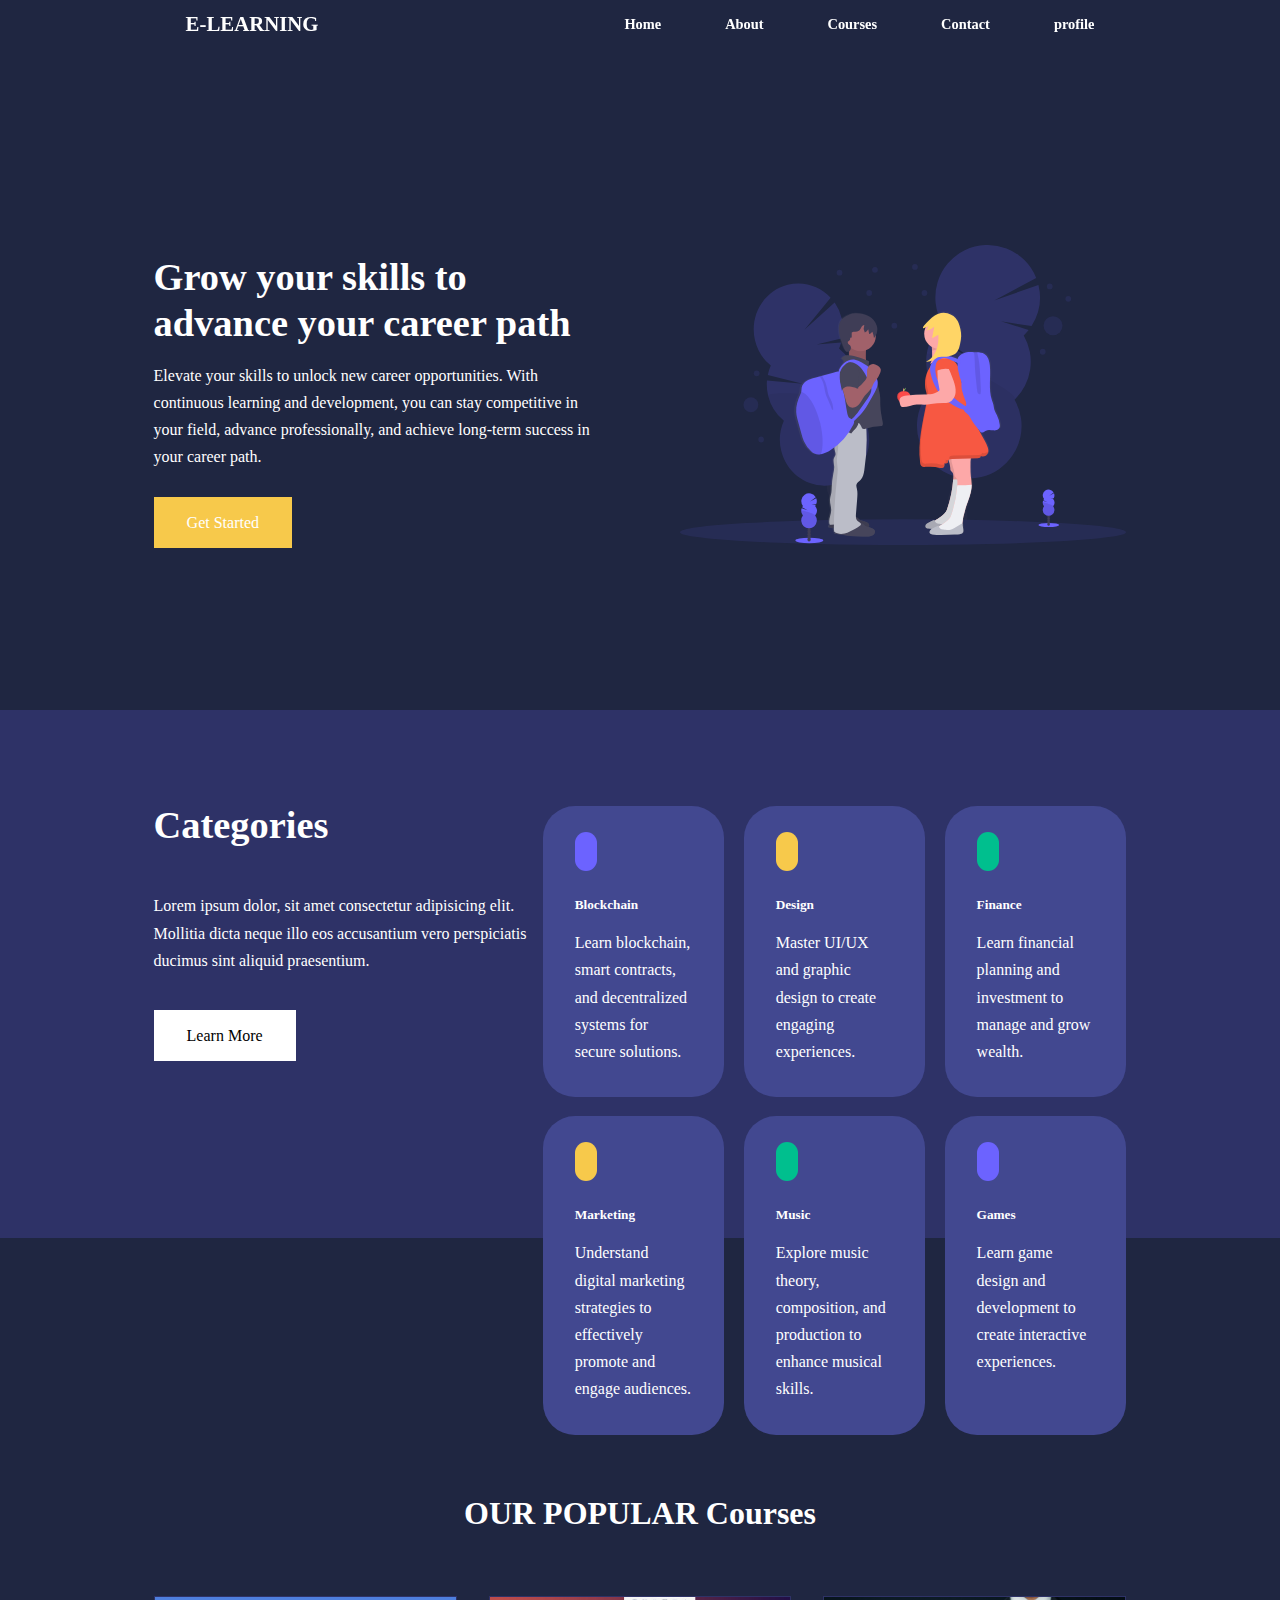
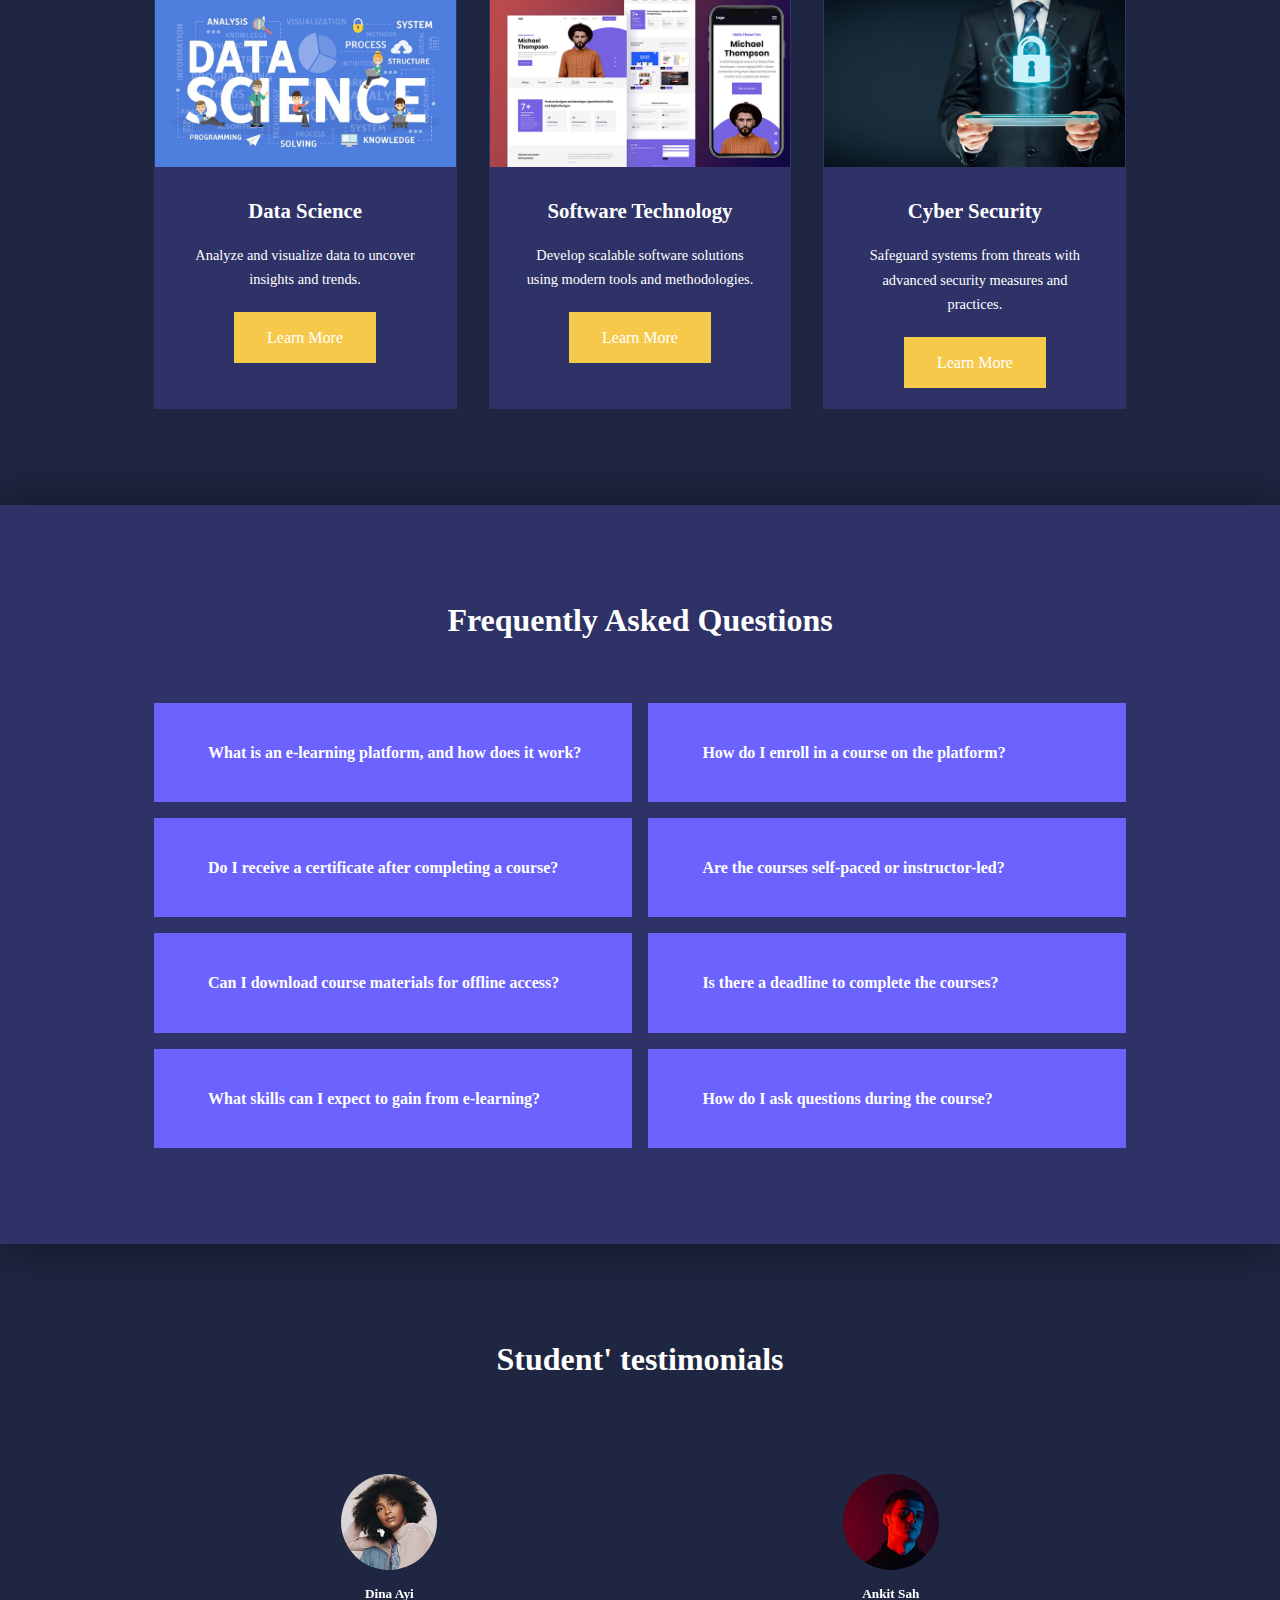
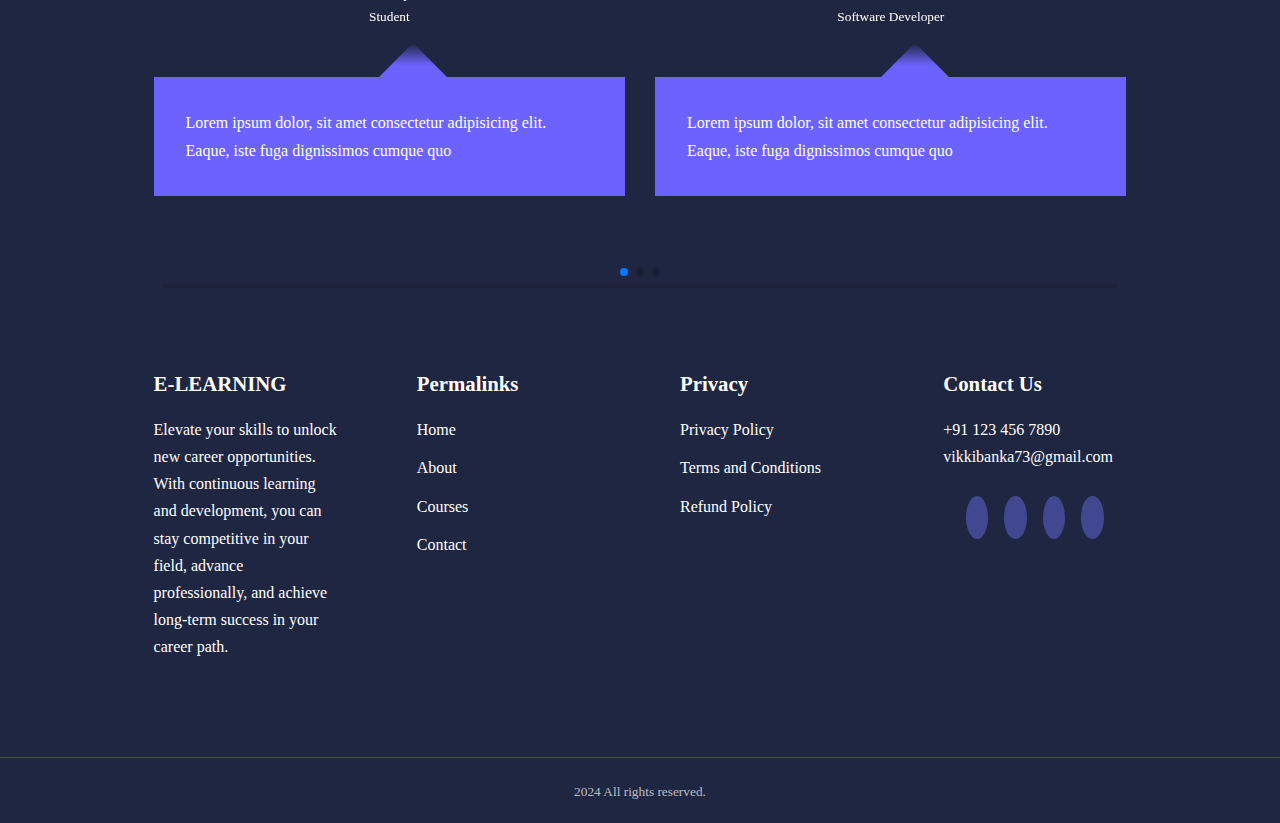
<file: src/main/webapp/index.html>
<!DOCTYPE html>
<html lang="en">

<head>
    <meta charset="UTF-8">
    <meta name="viewport" content="width=device-width, initial-scale=1.0">
    <title>Responsive Multipage Education Website using HTML, CSS, JavaScript</title>
    <!-- ----ICONSCOUT-CDN -->
    <link rel="stylesheet" href="./css/style.css">
    
    <link rel="stylesheet" href="https://unicons.iconscout.com/release/v2.1.6/css/unicons.css">
    <link rel="preconnect" href="https://fonts.googleapis.com">
    <link rel="preconnect" href="https://fonts.gstatic.com" crossorigin>
    <link href="https://fonts.googleapis.com/css2?family=Montserrat:ital,wght@0,100..900;1,100..900&display=swap"
        rel="stylesheet">
    <!-- ---------------Swiper js--------------------- -->
    <link rel="stylesheet" href="https://unpkg.com/swiper/swiper-bundle.min.css" />
    <!-- ----------------closeSwiper------------ -->



</head>

<body>
    <nav>
        <div class="container nav__container">
            <a href="index.html">
                <h4>E-LEARNING</h4>
            </a>
            <ul class="nav__menu">
                <li><a href="index.html">Home</a></li>
                <li><a href="about.html">About</a></li>
                <li><a href="signup.html">Courses</a></li>
                <li><a href="contact.html">Contact</a></li>
                <li><a href="profile.html">profile</a></li>
            </ul>
            <button id="open-menu-btn"><i class="uil uil-bars"></i></button>
            <button id="close-menu-btn"><i class="uil uil-multiply"></i></button>

        </div>
    </nav>

    <!-- END OF NAVBAR -->

    <header>
        <div class="container header__container">
            <div class="header__left">
                <h1>Grow your skills to advance your career path</h1>
                <p>Elevate your skills to unlock new career opportunities. With continuous learning and development, you
                    can stay competitive in your field, advance professionally, and achieve long-term success in your
                    career path.</p>
                <a href="signup.html" class="btn btn-primary" onclick="window.location.href='signup.html'">Get
                    Started</a>
            </div>
            <div class="header__right">
                <div class="header__right-image">
                    <img src="images/header.svg">
                </div>
            </div>
        </div>
    </header>

    <!-- END OF HEADER -->

    <section class="categories">
        <div class="container categories__container">
            <div class="categories__left">
                <h1>Categories</h1>
                <p>Lorem ipsum dolor, sit amet consectetur adipisicing elit. Mollitia dicta neque illo eos accusantium
                    vero perspiciatis ducimus sint aliquid praesentium.</p>
                <a href="#" class="btn">Learn More</a>
            </div>
            <div class="categories__right">
                <article class="category">
                    <span class="category__icon"><i class="uil uil-bitcoin-circle"></i></span>
                    <h5>Blockchain</h5>
                    <p>Learn blockchain, smart contracts, and decentralized systems for secure solutions.

                    </p>
                </article>
                <article class="category">
                    <span class="category__icon"><i class="uil uil-palette"></i></span>
                    <h5>Design</h5>
                    <p>Master UI/UX and graphic design to create engaging experiences.

                    </p>
                </article>
                <article class="category">
                    <span class="category__icon"><i class="uil uil-usd-circle"></i></span>
                    <h5>Finance</h5>
                    <p>Learn financial planning and investment to manage and grow wealth.</p>
                </article>
                <article class="category">
                    <span class="category__icon"><i class="uil uil-megaphone"></i></span>
                    <h5>Marketing</h5>
                    <p>Understand digital marketing strategies to effectively promote and engage audiences.</p>
                </article>
                <article class="category">
                    <span class="category__icon"><i class="uil uil-music"></i></span>
                    <h5>Music</h5>
                    <p>Explore music theory, composition, and production to enhance musical skills.</p>
                </article>
                <article class="category">
                    <span class="category__icon"><i class="uil uil-puzzle-piece"></i></span>
                    <h5>Games</h5>
                    <p>Learn game design and development to create interactive experiences.</p>
                </article>
            </div>
        </div>
    </section>
    <!-- END OF ICON CATEGORY -->

    <!-- OUR POPULAR COURSES -->
    <section class="courses">
        <h2>OUR POPULAR Courses</h2>
        <div class="container courses__container">
            <article class="course">
                <div class="courses__image">
                    <img src="./images/data-science.jpg">
                </div>
                <div class="course__info">
                    <h4>Data Science</h4>
                    <p>Analyze and visualize data to uncover insights and trends.</p>
                    <a href="courses.html" class="btn btn-primary">Learn More</a>
                </div>
            </article>
            <article class="course">
                <div class="courses__image">
                    <img src="./images/course2.jpg">
                </div>
                <div class="course__info">
                    <h4>Software Technology</h4>
                    <p>Develop scalable software solutions using modern tools and methodologies.</p>
                    <a href="courses.html" class="btn btn-primary">Learn More</a>
                </div>
            </article>
            <article class="course">
                <div class="courses__image">
                    <img src="./images/Cyber-Security.jpg">
                </div>
                <div class="course__info">
                    <h4>Cyber Security</h4>
                    <p>Safeguard systems from threats with advanced security measures and practices.</p>
                    <a href="courses.html" class="btn btn-primary">Learn More</a>
                </div>
            </article>
        </div>
    </section>
    <!-- END OF POPULAR COURSES -->

    <!-- FAQ SECTION -->
    <section class="faqs">
        <h2>Frequently Asked Questions</h2>
        <div class="container faqs__container">
            <article class="faq">
                <div class="faq__icon"><i class="uil uil-plus"></i></div>
                <div class="question__answer">
                    <h4>What is an e-learning platform, and how does it work?</h4>
                    <p>An e-learning platform is an integrated set of interactive online services that provide trainers, learners, and others involved in education with information, tools, and resources to support and enhance education delivery and management</p>
                </div>
            </article>

            <article class="faq">
                <div class="faq__icon"><i class="uil uil-plus"></i></div>
                <div class="question__answer">
                    <h4>How do I enroll in a course on the platform?</h4>
                    <p>Enrollment processes vary across platforms. Typically, you need to create an account, browse the course catalog, and select the desired course. Some platforms may require payment or provide access codes for enrollment.</p>
                </div>
            </article>

            <article class="faq">
                <div class="faq__icon"><i class="uil uil-plus"></i></div>
                <div class="question__answer">
                    <h4>Do I receive a certificate after completing a course?</h4>
                    <p>Many e-learning platforms provide certificates upon course completion, which can be valuable for professional development. However, this varies by platform and course, so it's advisable to check the specific course details.</p>
                </div>
            </article>

            <article class="faq">
                <div class="faq__icon"><i class="uil uil-plus"></i></div>
                <div class="question__answer">
                    <h4>Are the courses self-paced or instructor-led?</h4>
                    <p>E-learning platforms offer various formats, including self-paced courses, instructor-led sessions, or a blend of both. The choice depends on the platform and the specific course design.</p>
                </div>
            </article>

            <article class="faq">
                <div class="faq__icon"><i class="uil uil-plus"></i></div>
                <div class="question__answer">
                    <h4>Can I download course materials for offline access?</h4>
                    <p>Some platforms allow downloading course materials for offline use, while others may restrict access to online streaming. Check the platform's features to see if offline access is available.</p>
                </div>
            </article>

            <article class="faq">
                <div class="faq__icon"><i class="uil uil-plus"></i></div>
                <div class="question__answer">
                    <h4>Is there a deadline to complete the courses?</h4>
                    <p>Course completion deadlines vary. Self-paced courses may offer flexible timelines, whereas instructor-led courses might have fixed schedules. Always verify the course duration and any deadlines before enrolling.</p>
                </div>
            </article>

            <article class="faq">
                <div class="faq__icon"><i class="uil uil-plus"></i></div>
                <div class="question__answer">
                    <h4>What skills can I expect to gain from e-learning?</h4>
                    <p>You can gain both soft skills (communication, problem-solving) and hard skills (programming, design) depending on the course content.</p>
                </div>
            </article>

            <article class="faq">
                <div class="faq__icon"><i class="uil uil-plus"></i></div>
                <div class="question__answer">
                    <h4>How do I ask questions during the course?</h4>
                    <p>You can ask questions via discussion forums, live chats, or email communication with instructors or course facilitators.</p>
                </div>
            </article>

            <!-- Add more FAQ articles as needed -->

        </div>
    </section>
    <!-- //------------------End of the faqs------------------// -->

    <section class="container testimonials__container mySwiper">
        <h2>Student' testimonials </h2>
        <div class="swiper-wrapper">

            <article class="testimonial swiper-slide">
                <div class="avatar">
                    <img src="./images/avatar1.jpg">
                </div>
                <div class="testimonial__info">
                    <h5>Dina Ayi</h5>
                    <small>Student</small>
                </div>
                <div class="testimonial__body">
                    <p>Lorem ipsum dolor, sit amet consectetur adipisicing elit. Eaque, iste fuga dignissimos cumque quo
                    </p>
                </div>
            </article>

            <article class="testimonial swiper-slide">
                <div class="avatar">
                    <img src="images/avatar2.jpg">
                </div>
                <div class="testimonial__info">
                    <h5>Ankit Sah</h5>
                    <small>Software Developer</small>
                </div>
                <div class="testimonial__body">
                    <p>Lorem ipsum dolor, sit amet consectetur adipisicing elit. Eaque, iste fuga dignissimos cumque quo
                    </p>
                </div>
            </article>

            <article class="testimonial swiper-slide">
                <div class="avatar">
                    <img src="./images/avatar3.jpg">
                </div>
                <div class="testimonial__info">
                    <h5>Rahul Kumar</h5>
                    <small>Student</small>
                </div>
                <div class="testimonial__body">
                    <p>Lorem ipsum dolor, sit amet consectetur adipisicing elit. Eaque, iste fuga dignissimos cumque quo
                    </p>
                </div>
            </article>

            <article class="testimonial swiper-slide">
                <div class="avatar">
                    <img src="./images/avatar4.jpg">
                </div>
                <div class="testimonial__info">
                    <h5>Er. Reshmi</h5>
                    <small>Full Stack Developer</small>
                </div>
                <div class="testimonial__body">
                    <p>Lorem ipsum dolor, sit amet consectetur adipisicing elit. Eaque, iste fuga dignissimos cumque quo
                    </p>
                </div>
            </article>

        </div>
        <!-- If we need pagination -->
        <div class="swiper-pagination"></div>



        <!-- If we need scrollbar -->
        <div class="swiper-scrollbar"></div>
    </section>

    <!-- ------------------------footer start--------------------------------- -->
    <footer>
        <div class="container footer__container">
            <div class="footer__1">
                <a href="index.html" class="footer__logo">
                    <h4>E-LEARNING</h4>
                </a>
                <p>Elevate your skills to unlock new career opportunities. With continuous learning and development, you can stay competitive in your field, advance professionally, and achieve long-term success in your career path.</p>
            </div>
            <div class="footer__2">
                <h4>Permalinks</h4>
                <ul class="permalinks">
                    <li><a href="index.html">Home</a></li>
                    <li><a href="about.html">About</a></li>
                    <li><a href="courses.html">Courses</a></li>
                    <li><a href="contact.html">Contact</a></li>
                </ul>
            </div>
            <div class="footer__3">
                <h4>Privacy</h4>
                <ul class="privacy">
                    <li><a href="#">Privacy Policy</a></li>
                    <li><a href="#">Terms and Conditions</a></li>
                    <li><a href="#">Refund Policy</a></li>
                </ul>
            </div>
            <div class="footer__4">
                <h4>Contact Us</h4>
                <div>
                    <p>+91 123 456 7890</p>
                    <p>vikkibanka73@gmail.com</p>
                </div>
                <ul class="footer__socials">
                    <li><a href="https://www.facebook.com/vikki.rathour.90?mibextid=ZbWKwL"><i
                                class="uil uil-facebook-f"></i></a></li>
                    <li><a href="https://www.instagram.com/vikkirajput45?igsh=MWZ1MjQ4NHAya2oxMQ=="><i
                                class="uil uil-instagram"></i></a></li>
                    <li><a href="#"><i class="uil uil-twitter"></i></a></li>
                    <li><a
                            href="https://www.linkedin.com/in/vishwajeet-kumar-840251307?utm_source=share&utm_campaign=share_via&utm_content=profile&utm_medium=android_app"><i
                                class="uil uil-linkedin"></i></a></li>
                </ul>
            </div>
        </div>

        </div>
        <div class="footer__copyright">
            <small> 2024 All rights reserved.</small>
    </footer>
    <!-- ------------------------footer end--------------------------------- -->

    <!-- SWIPER JS -->
    <script src="https://unpkg.com/swiper/swiper-bundle.min.js"></script>

    <!-- JavaScript code for Swiper initialization -->
    <script>
        var swiper = new Swiper('.mySwiper', {
            slidesPerView: 1,
            spaceBetween: 30,
            pagination: {
                el: '.swiper-pagination',
                clickable: true,
            },
            breakpoints: {
                600: {
                    slidesPerView: 2
                }
            }
        });
    </script>
    <!-- Custom JS -->
    <script src="./main.js"></script>

</body>

</html>
</file>
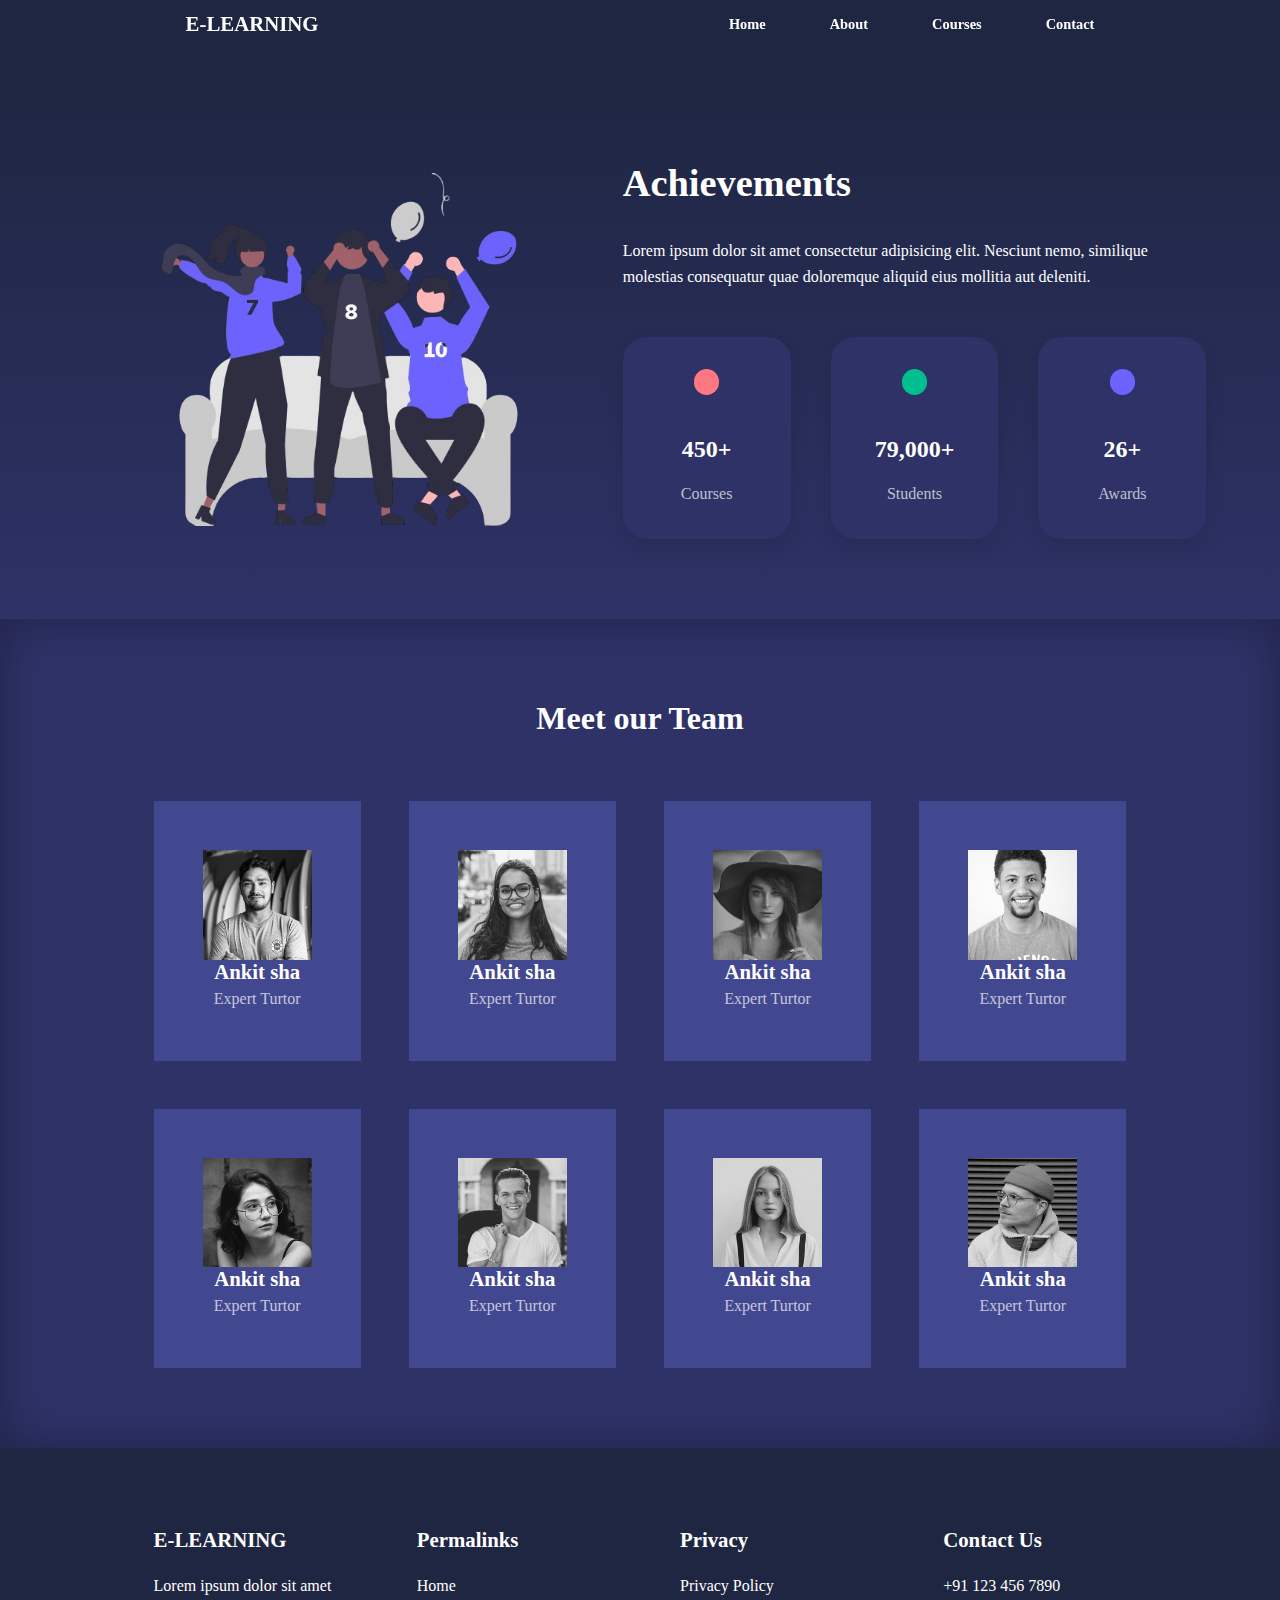
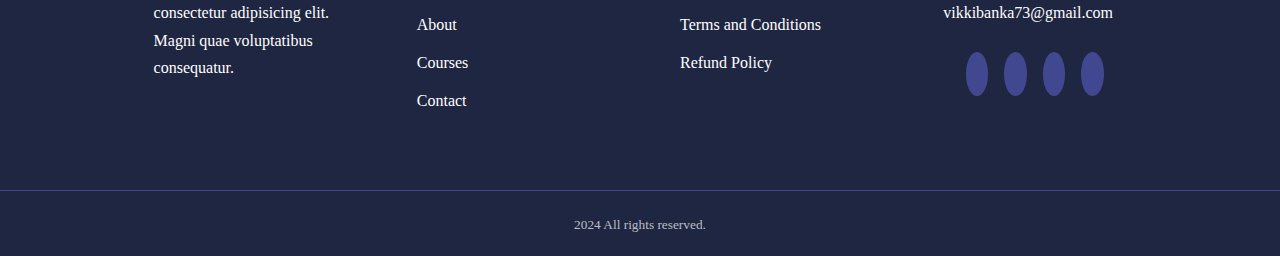
<file: src/main/webapp/about.html>
<!DOCTYPE html>
<html lang="en">

<head>
    <meta charset="UTF-8">
    <meta name="viewport" content="width=device-width, initial-scale=1.0">
    <title>Responsive Multipage Education Website using HTML, CSS, JavaScript</title>
    <!-- ----ICONSCOUT-CDN -->
    <link rel="stylesheet" href="./css/style.css">
    <link rel="stylesheet" href="./css/about.css">
    <link rel="stylesheet" href="https://unicons.iconscout.com/release/v2.1.6/css/unicons.css">
    <link rel="preconnect" href="https://fonts.googleapis.com">
    <link rel="preconnect" href="https://fonts.gstatic.com" crossorigin>
    <link href="https://fonts.googleapis.com/css2?family=Montserrat:ital,wght@0,100..900;1,100..900&display=swap"
        rel="stylesheet">
 



</head>

<body>
    <nav>
        <div class="container nav__container">
            <a href="index.html">
                <h4>E-LEARNING</h4>
            </a>
            <ul class="nav__menu">
                <li><a href="index.html">Home</a></li>
                <li><a href="about.html">About</a></li>
                <li><a href="signup.html">Courses</a></li>
                <li><a href="contact.html">Contact</a></li>
            </ul>
            <button id="open-menu-btn"><i class="uil uil-bars"></i></button>
            <button id="close-menu-btn"><i class="uil uil-multiply"></i></button>

        </div>
    </nav>




    <section class="about__achievements">
        <div class="container about__achievements-container">
            <div class="about__achievements-left">
         <img src="./images/About.png">
            </div>
            <div class="about__achievements-right">
            <h1>Achievements</h1>
            <p>Lorem ipsum dolor sit amet consectetur adipisicing elit. Nesciunt nemo, similique molestias consequatur
                quae doloremque aliquid eius mollitia aut deleniti.</p>

                <div class="achievements__cards">
                    <article class="achievement__card">
                        <span class="achievement__icon">
                        <i class="uil uil-video"></i>
                    </span>
                    <h3>450+</h3>
                    <p>Courses</p>
                    </article>


                    <article class="achievement__card">
                        <span class="achievement__icon">
                            <i class="uil uil-user"></i>
                    </span>
                    <h3>79,000+</h3>
                    <p>Students</p>
                    </article>

                    <article class="achievement__card">
                        <span class="achievement__icon">
                            <i class="uil uil-trophy"></i>
                    </span>
                    <h3>26+</h3>
                    <p>Awards</p>
                    </article>
                </div>
            </div>
        </div>
    </section>
<!-- ------------End of achievement------ --->

<!-- Start of the team section-------------- -->

<section class="team">
    <h2>Meet our Team</h2>
    <div class="container team__container">

        
        <article class="team__member">
            <div class="team__member-image">
                <img src="./images/tm1.jpg">
            </div>
            <div class="team__member-info">
                <h4>Ankit sha</h4>
                <p>Expert Turtor</p>
            </div>
            <div class="team__member-socials">
                <a href="https://instagram.com" target="_blank"><i class="uil uil-instagram"></i></a>
                <a href="https://Twitter.com" target="_blank"><i class="uil uil-twitter-alt"></i></a>
                <a href="https://Linkedin.com" target="_blank"><i class="uil uil-linkedin-alt"></i></a>
            </div>
        </article>






        <article class="team__member">
            <div class="team__member-image">
                <img src="./images/tm2.jpg">
            </div>
            <div class="team__member-info">
                <h4>Ankit sha</h4>
                <p>Expert Turtor</p>
            </div>
            <div class="team__member-socials">
                <a href="https://instagram.com" target="_blank"><i class="uil uil-instagram"></i></a>
                <a href="https://Twitter.com" target="_blank"><i class="uil uil-twitter-alt"></i></a>
                <a href="https://Linkedin.com" target="_blank"><i class="uil uil-linkedin-alt"></i></a>
            </div>
        </article>


        <article class="team__member">
            <div class="team__member-image">
                <img src="./images/tm3.jpg">
            </div>
            <div class="team__member-info">
                <h4>Ankit sha</h4>
                <p>Expert Turtor</p>
            </div>
            <div class="team__member-socials">
                <a href="https://instagram.com" target="_blank"><i class="uil uil-instagram"></i></a>
                <a href="https://Twitter.com" target="_blank"><i class="uil uil-twitter-alt"></i></a>
                <a href="https://Linkedin.com" target="_blank"><i class="uil uil-linkedin-alt"></i></a>
            </div>
        </article>


        <article class="team__member">
            <div class="team__member-image">
                <img src="./images/tm4.jpg">
            </div>
            <div class="team__member-info">
                <h4>Ankit sha</h4>
                <p>Expert Turtor</p>
            </div>
            <div class="team__member-socials">
                <a href="https://instagram.com" target="_blank"><i class="uil uil-instagram"></i></a>
                <a href="https://Twitter.com" target="_blank"><i class="uil uil-twitter-alt"></i></a>
                <a href="https://Linkedin.com" target="_blank"><i class="uil uil-linkedin-alt"></i></a>
            </div>
        </article>


        <article class="team__member">
            <div class="team__member-image">
                <img src="./images/tm5.jpg">
            </div>
            <div class="team__member-info">
                <h4>Ankit sha</h4>
                <p>Expert Turtor</p>
            </div>
            <div class="team__member-socials">
                <a href="https://instagram.com" target="_blank"><i class="uil uil-instagram"></i></a>
                <a href="https://Twitter.com" target="_blank"><i class="uil uil-twitter-alt"></i></a>
                <a href="https://Linkedin.com" target="_blank"><i class="uil uil-linkedin-alt"></i></a>
            </div>
        </article>


        <article class="team__member">
            <div class="team__member-image">
                <img src="./images/tm6.jpg">
            </div>
            <div class="team__member-info">
                <h4>Ankit sha</h4>
                <p>Expert Turtor</p>
            </div>
            <div class="team__member-socials">
                <a href="https://instagram.com" target="_blank"><i class="uil uil-instagram"></i></a>
                <a href="https://Twitter.com" target="_blank"><i class="uil uil-twitter-alt"></i></a>
                <a href="https://Linkedin.com" target="_blank"><i class="uil uil-linkedin-alt"></i></a>
            </div>
        </article>

        <article class="team__member">
            <div class="team__member-image">
                <img src="./images/tm7.jpg">
            </div>
            <div class="team__member-info">
                <h4>Ankit sha</h4>
                <p>Expert Turtor</p>
            </div>
            <div class="team__member-socials">
                <a href="https://instagram.com" target="_blank"><i class="uil uil-instagram"></i></a>
                <a href="https://Twitter.com" target="_blank"><i class="uil uil-twitter-alt"></i></a>
                <a href="https://Linkedin.com" target="_blank"><i class="uil uil-linkedin-alt"></i></a>
            </div>
        </article>

        <article class="team__member">
            <div class="team__member-image">
                <img src="./images/tm8.jpg">
            </div>
            <div class="team__member-info">
                <h4>Ankit sha</h4>
                <p>Expert Turtor</p>
            </div>
            <div class="team__member-socials">
                <a href="https://instagram.com" target="_blank"><i class="uil uil-instagram"></i></a>
                <a href="https://Twitter.com" target="_blank"><i class="uil uil-twitter-alt"></i></a>
                <a href="https://Linkedin.com" target="_blank"><i class="uil uil-linkedin-alt"></i></a>
            </div>
        </article>

       <!-- End of the team section------------------------------------ -->

    


    </div>
</section>
















    <footer>
        <div class="container footer__container">
            <div class="footer__1">
                <a href="index.html" class="footer__logo">
                    <h4>E-LEARNING</h4>
                </a>
                <p>Lorem ipsum dolor sit amet consectetur adipisicing elit. Magni quae voluptatibus consequatur.</p>
            </div>
            <div class="footer__2">
                <h4>Permalinks</h4>
                <ul class="permalinks">
                    <li><a href="index.html">Home</a></li>
                    <li><a href="about.html">About</a></li>
                    <li><a href="courses.html">Courses</a></li>
                    <li><a href="contact.html">Contact</a></li>
                </ul>
            </div>
            <div class="footer__3">
                <h4>Privacy</h4>
                <ul class="privacy">
                    <li><a href="#">Privacy Policy</a></li>
                    <li><a href="#">Terms and Conditions</a></li>
                    <li><a href="#">Refund Policy</a></li>
                </ul>
            </div>
            <div class="footer__4">
                <h4>Contact Us</h4>
                <div>
                    <p>+91 123 456 7890</p>
                    <p>vikkibanka73@gmail.com</p>
                </div>
                <ul class="footer__socials">
                    <li><a href="https://www.facebook.com/vikki.rathour.90?mibextid=ZbWKwL"><i
                                class="uil uil-facebook-f"></i></a></li>
                    <li><a href="https://www.instagram.com/vikkirajput45?igsh=MWZ1MjQ4NHAya2oxMQ=="><i
                                class="uil uil-instagram"></i></a></li>
                    <li><a href="#"><i class="uil uil-twitter"></i></a></li>
                    <li><a
                            href="https://www.linkedin.com/in/vishwajeet-kumar-840251307?utm_source=share&utm_campaign=share_via&utm_content=profile&utm_medium=android_app"><i
                                class="uil uil-linkedin"></i></a></li>
                </ul>
            </div>
        </div>

        </div>
        <div class="footer__copyright">
            <small> 2024 All rights reserved.</small>
    </footer>
    <!-- ------------------------footer end--------------------------------- -->

    <!-- SWIPER JS -->
    <script src="https://unpkg.com/swiper/swiper-bundle.min.js"></script>

    <!-- JavaScript code for Swiper initialization -->

    <!-- Custom JS -->
    <script src="./main.js"></script>

</body>

</html>
</file>
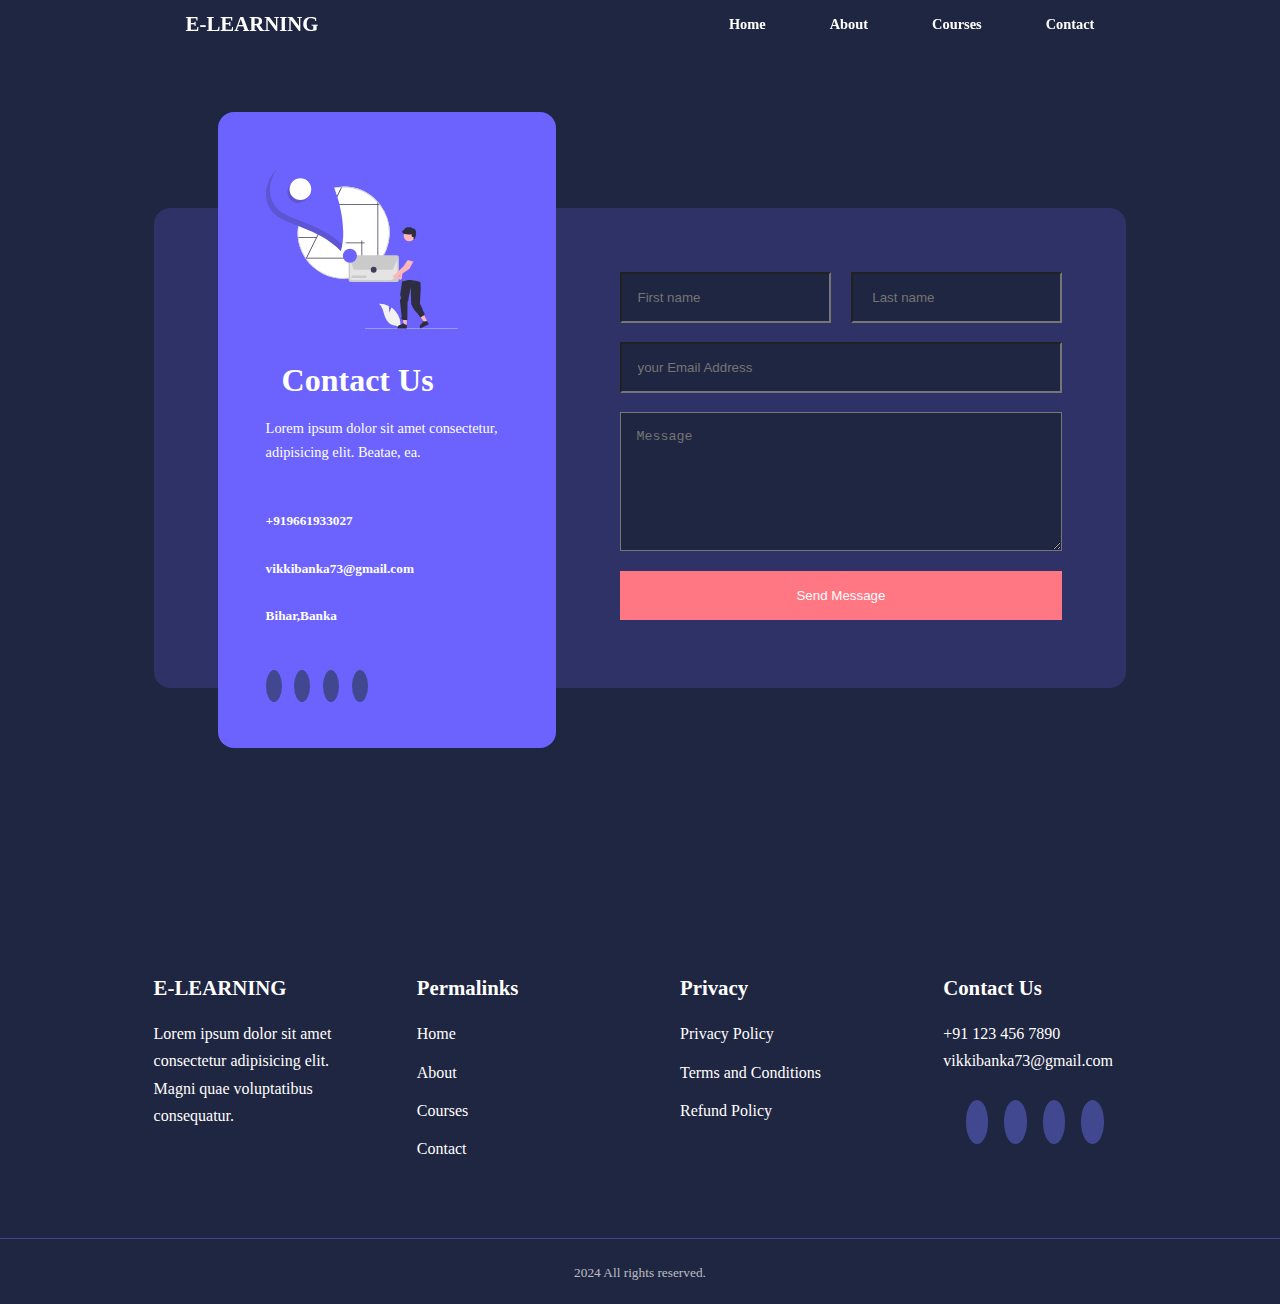
<file: src/main/webapp/contact.html>
<!DOCTYPE html>
<html lang="en">

<head>
    <meta charset="UTF-8">
    <meta name="viewport" content="width=device-width, initial-scale=1.0">
    <title>Responsive Multipage Education Website using HTML, CSS, JavaScript</title>
    <!-- ----ICONSCOUT-CDN -->
    <link rel="stylesheet" href="./css/style.css">
    <link rel="stylesheet" href="./css/about.css">
    <link rel="stylesheet" href="./css/courses.css">
    <link rel="stylesheet" href="./css/contact.css">
    <link rel="stylesheet" href="https://unicons.iconscout.com/release/v2.1.6/css/unicons.css">
    <link rel="preconnect" href="https://fonts.googleapis.com">
    <link rel="preconnect" href="https://fonts.gstatic.com" crossorigin>
    <link href="https://fonts.googleapis.com/css2?family=Montserrat:ital,wght@0,100..900;1,100..900&display=swap"
        rel="stylesheet">

        
</head>

<body>
    <nav>
        <div class="container nav__container">
            <a href="index.html">
                <h4>E-LEARNING</h4>
            </a>
            <ul class="nav__menu">
                <li><a href="index.html">Home</a></li>
                <li><a href="about.html">About</a></li>
                <li><a href="signup.html">Courses</a></li>
                <li><a href="contact.html">Contact</a></li>
            </ul>
            <button id="open-menu-btn"><i class="uil uil-bars"></i></button>
            <button id="close-menu-btn"><i class="uil uil-multiply"></i></button>

        </div>
    </nav>


<!-- end of nav bar-- -->




<section class="contact">
    <div class="container contact__container">
        <aside class="contact__aside">
            <div class="aside__image">
<img src="./images/contact.svg">
            </div>
            <h2>Contact Us</h2>
            <p>Lorem ipsum dolor sit amet consectetur, adipisicing elit. Beatae, ea.
            </p>
            <ul class="contact__details">
                <li>
                    <i class="uil uil-calling"></i>
                    <h5>+919661933027</h5>
                </li>
                <li>
                    <i class="uil uil-envelope-add"></i>
                    <h5>vikkibanka73@gmail.com</h5>
                </li>
                <li>
                    <i class="uil uil-location-point"></i>
                    <h5>Bihar,Banka</h5>
                </li>
            </ul>

            <ul class="contact__socials">
                    <li><a href="https://www.facebook.com/vikki.rathour.90?mibextid=ZbWKwL"><i class="uil uil-facebook-f"></i></a></li>
                    <li><a href="https://www.instagram.com/vikkirajput45?igsh=MWZ1MjQ4NHAya2oxMQ=="><i class="uil uil-instagram"></i></a></li>
                    <li><a href="#"><i class="uil uil-twitter"></i></a></li>
                    <li><a href="https://www.linkedin.com/in/vishwajeet-kumar-840251307?utm_source=share&utm_campaign=share_via&utm_content=profile&utm_medium=android_app"><i class="uil uil-linkedin"></i></a></li>
                </ul>
        </aside>













<form class="contact__form">
    <div class="form__name">
        <input type="text" name="First Name" placeholder="First name" required>
        <input type="text" name="Last Name" placeholder=" Last name" required>
    </div>
    <input type="email" name="Email Address" placeholder="your Email Address" required>

    <textarea name="Message" rows="7" placeholder="Message" required></textarea>
    <button type="submit" class="btn btn-primary">Send Message</button>
</form>




    </div>
</section>















    <footer>
        <div class="container footer__container">
            <div class="footer__1">
                <a href="index.html" class="footer__logo">
                    <h4>E-LEARNING</h4>
                </a>
                <p>Lorem ipsum dolor sit amet consectetur adipisicing elit. Magni quae voluptatibus consequatur.</p>
            </div>
            <div class="footer__2">
                <h4>Permalinks</h4>
                <ul class="permalinks">
                    <li><a href="index.html">Home</a></li>
                    <li><a href="about.html">About</a></li>
                    <li><a href="courses.html">Courses</a></li>
                    <li><a href="contact.html">Contact</a></li>
                </ul>
            </div>
            <div class="footer__3">
                <h4>Privacy</h4>
                <ul class="privacy">
                    <li><a href="#">Privacy Policy</a></li>
                    <li><a href="#">Terms and Conditions</a></li>
                    <li><a href="#">Refund Policy</a></li>
                </ul>
            </div>
            <div class="footer__4">
                <h4>Contact Us</h4>
                <div>
                    <p>+91 123 456 7890</p>
                    <p>vikkibanka73@gmail.com</p>
                </div>
                <ul class="footer__socials">
                    <li><a href="https://www.facebook.com/vikki.rathour.90?mibextid=ZbWKwL"><i
                                class="uil uil-facebook-f"></i></a></li>
                    <li><a href="https://www.instagram.com/vikkirajput45?igsh=MWZ1MjQ4NHAya2oxMQ=="><i
                                class="uil uil-instagram"></i></a></li>
                    <li><a href="#"><i class="uil uil-twitter"></i></a></li>
                    <li><a
                            href="https://www.linkedin.com/in/vishwajeet-kumar-840251307?utm_source=share&utm_campaign=share_via&utm_content=profile&utm_medium=android_app"><i
                                class="uil uil-linkedin"></i></a></li>
                </ul>
            </div>
        </div>

        </div>
        <div class="footer__copyright">
            <small> 2024 All rights reserved.</small>
    </footer>
    <!-- ------------------------footer end--------------------------------- -->

    <!-- SWIPER JS -->
    <script src="https://unpkg.com/swiper/swiper-bundle.min.js"></script>

    <!-- JavaScript code for Swiper initialization -->

    <!-- Custom JS -->
    <script src="./main.js"></script>

</body>

</html>
</file>
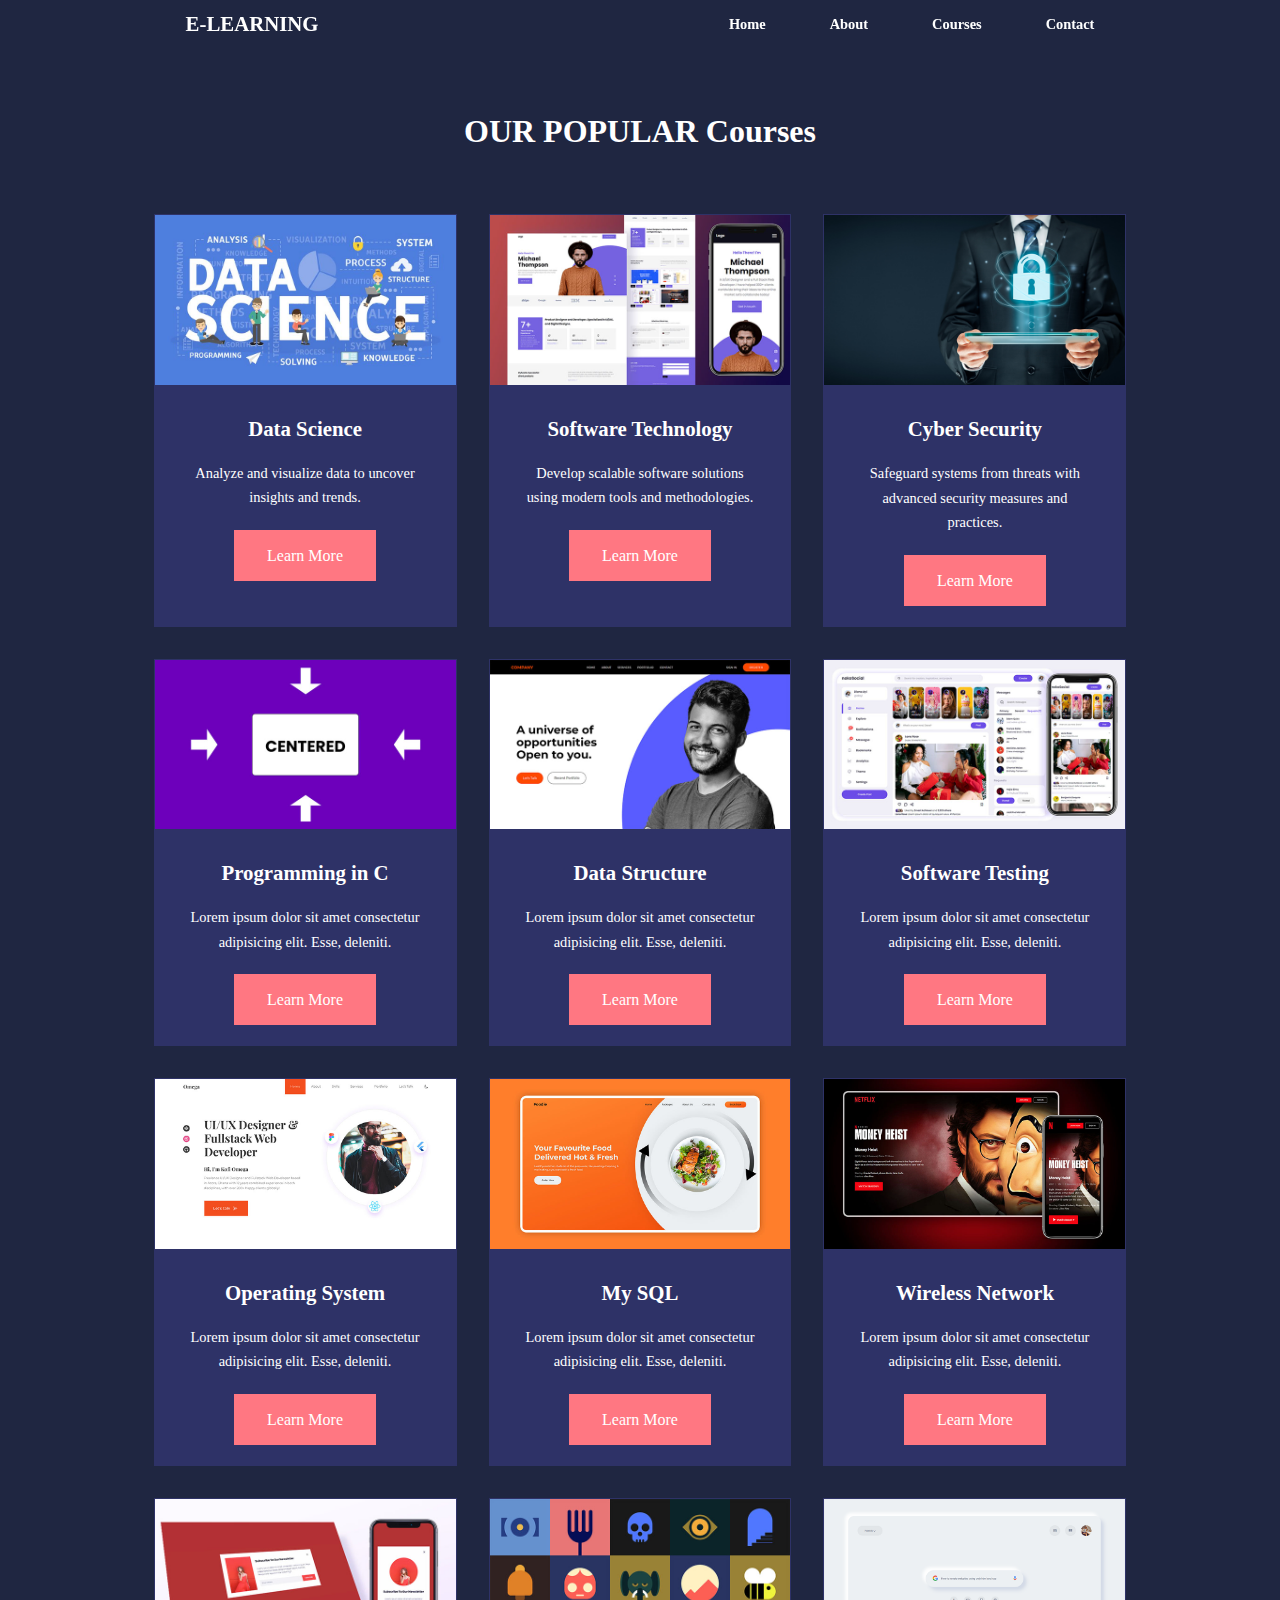
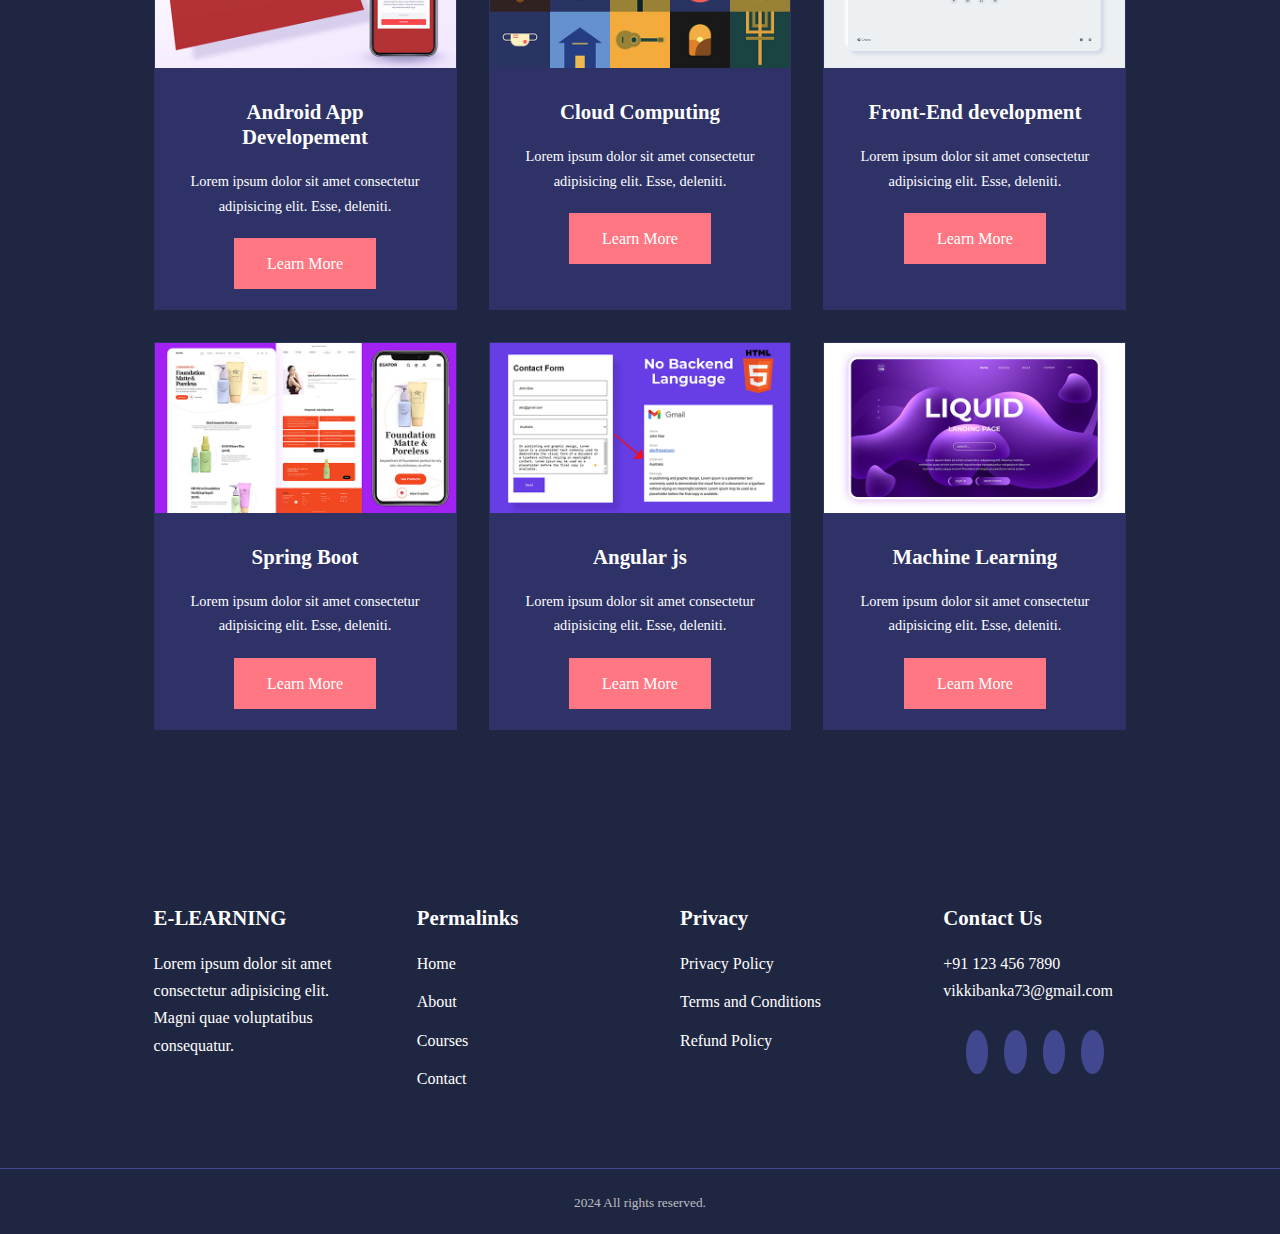
<file: src/main/webapp/courses.html>
<!DOCTYPE html>
<html lang="en">

<head>
    <meta charset="UTF-8">
    <meta name="viewport" content="width=device-width, initial-scale=1.0">
    <title>Responsive Multipage Education Website using HTML, CSS, JavaScript</title>
    <!-- ----ICONSCOUT-CDN -->
    <link rel="stylesheet" href="./css/style.css">
    <link rel="stylesheet" href="./css/about.css">
    <link rel="stylesheet" href="./css/courses.css">
    <link rel="stylesheet" href="https://unicons.iconscout.com/release/v2.1.6/css/unicons.css">
    <link rel="preconnect" href="https://fonts.googleapis.com">
    <link rel="preconnect" href="https://fonts.gstatic.com" crossorigin>
    <link href="https://fonts.googleapis.com/css2?family=Montserrat:ital,wght@0,100..900;1,100..900&display=swap" rel="stylesheet">
</head>

<body>
    <nav>
        <div class="container nav__container">
            <a href="index.html">
                <h4>E-LEARNING</h4>
            </a>
            <ul class="nav__menu">
                <li><a href="index.html">Home</a></li>
                <li><a href="about.html">About</a></li>
                <li><a href="signup.html">Courses</a></li>
                <li><a href="contact.html">Contact</a></li>
            </ul>
            <button id="open-menu-btn"><i class="uil uil-bars"></i></button>
            <button id="close-menu-btn"><i class="uil uil-multiply"></i></button>
        </div>
    </nav>

    <!-- OUR POPULAR COURSES -->
    <section class="courses">
        <h2>OUR POPULAR Courses</h2>
        <div class="container courses__container">
            <article class="course">
                <div class="courses__image">
                    <img src="./images/data-science.jpg" alt="Course 1">
                </div>
                <div class="course__info">
                    <h4>Data Science</h4>
                    <p>Analyze and visualize data to uncover insights and trends.</p>
                    <a href="registration.html" class="btn btn-primary">Learn More</a>
                </div>
            </article>

            <article class="course">
                <div class="courses__image">
                    <img src="./images/course2.jpg" alt="Course 2">
                </div>
                <div class="course__info">
                    <h4>Software Technology</h4>
                    <p>Develop scalable software solutions using modern tools and methodologies.</p>
                    <a href="registration.html" class="btn btn-primary">Learn More</a>
                </div>
            </article>

            <article class="course">
                <div class="courses__image">
                    <img src="./images/Cyber-Security.jpg" alt="Course 3">
                </div>
                <div class="course__info">
                    <h4>Cyber Security</h4>
                    <p>Safeguard systems from threats with advanced security measures and practices.</p>
                    <a href="registration.html" class="btn btn-primary">Learn More</a>
                </div>
            </article>

            <article class="course">
                <div class="courses__image">
                    <img src="./images/course4.jpg" alt="Course 4">
                </div>
                <div class="course__info">
                    <h4>Programming in C</h4>
                    <p>Lorem ipsum dolor sit amet consectetur adipisicing elit. Esse, deleniti.</p>
                    <a href="registration.html" class="btn btn-primary">Learn More</a>
                </div>
            </article>

            <article class="course">
                <div class="courses__image">
                    <img src="./images/course5.jpg" alt="Course 5">
                </div>
                <div class="course__info">
                    <h4>Data Structure</h4>
                    <p>Lorem ipsum dolor sit amet consectetur adipisicing elit. Esse, deleniti.</p>
                    <a href="registration.html" class="btn btn-primary">Learn More</a>
                </div>
            </article>

            <article class="course">
                <div class="courses__image">
                    <img src="./images/course6.jpg" alt="Course 6">
                </div>
                <div class="course__info">
                    <h4>Software Testing</h4>
                    <p>Lorem ipsum dolor sit amet consectetur adipisicing elit. Esse, deleniti.</p>
                    <a href="registration.html" class="btn btn-primary">Learn More</a>
                </div>
            </article>

            <article class="course">
                <div class="courses__image">
                    <img src="./images/course7.jpg" alt="Course 7">
                </div>
                <div class="course__info">
                    <h4>Operating System</h4>
                    <p>Lorem ipsum dolor sit amet consectetur adipisicing elit. Esse, deleniti.</p>
                    <a href="registration.html" class="btn btn-primary">Learn More</a>
                </div>
            </article>

            <article class="course">
                <div class="courses__image">
                    <img src="./images/course8.jpg" alt="Course 8">
                </div>
                <div class="course__info">
                    <h4>My SQL</h4>
                    <p>Lorem ipsum dolor sit amet consectetur adipisicing elit. Esse, deleniti.</p>
                    <a href="registration.html" class="btn btn-primary">Learn More</a>
                </div>
            </article>

            <article class="course">
                <div class="courses__image">
                    <img src="./images/course9.jpg" alt="Course 9">
                </div>
                <div class="course__info">
                    <h4>Wireless Network</h4>
                    <p>Lorem ipsum dolor sit amet consectetur adipisicing elit. Esse, deleniti.</p>
                    <a href="registration.html" class="btn btn-primary">Learn More</a>
                </div>
            </article>

            <article class="course">
                <div class="courses__image">
                    <img src="./images/course10.jpg" alt="Course 10">
                </div>
                <div class="course__info">
                    <h4> Android App Developement</h4>
                    <p>Lorem ipsum dolor sit amet consectetur adipisicing elit. Esse, deleniti.</p>
                    <a href="registration.html" class="btn btn-primary">Learn More</a>
                </div>
            </article>

            <article class="course">
                <div class="courses__image">
                    <img src="./images/course11.jpg" alt="Course 11">
                </div>
                <div class="course__info">
                    <h4>Cloud Computing</h4>
                    <p>Lorem ipsum dolor sit amet consectetur adipisicing elit. Esse, deleniti.</p>
                    <a href="registration.html" class="btn btn-primary">Learn More</a>
                </div>
            </article>

            <article class="course">
                <div class="courses__image">
                    <img src="./images/course12.jpg" alt="Course 12">
                </div>
                <div class="course__info">
                    <h4>Front-End development</h4>
                    <p>Lorem ipsum dolor sit amet consectetur adipisicing elit. Esse, deleniti.</p>
                    <a href="registration.html" class="btn btn-primary">Learn More</a>
                </div>
            </article>

            <article class="course">
                <div class="courses__image">
                    <img src="./images/course13.jpg" alt="Course 13">
                </div>
                <div class="course__info">
                    <h4>Spring Boot</h4>
                    <p>Lorem ipsum dolor sit amet consectetur adipisicing elit. Esse, deleniti.</p>
                    <a href="registration.html" class="btn btn-primary">Learn More</a>
                </div>
            </article>

            <article class="course">
                <div class="courses__image">
                    <img src="./images/course14.jpg" alt="Course 14">
                </div>
                <div class="course__info">
                    <h4>Angular js</h4>
                    <p>Lorem ipsum dolor sit amet consectetur adipisicing elit. Esse, deleniti.</p>
                    <a href="registration.html" class="btn btn-primary">Learn More</a>
                </div>
            </article>

            <article class="course">
                <div class="courses__image">
                    <img src="./images/course15.jpg" alt="Course 15">
                </div>
                <div class="course__info">
                    <h4>Machine Learning </h4>
                    <p>Lorem ipsum dolor sit amet consectetur adipisicing elit. Esse, deleniti.</p>
                    <a href="registration.html" class="btn btn-primary">Learn More</a>
                </div>
            </article>

        </div>
    </section>
    <!-- END OF POPULAR COURSES -->

    <footer>
        <div class="container footer__container">
            <div class="footer__1">
                <a href="index.html" class="footer__logo">
                    <h4>E-LEARNING</h4>
                </a>
                <p>Lorem ipsum dolor sit amet consectetur adipisicing elit. Magni quae voluptatibus consequatur.</p>
            </div>
            <div class="footer__2">
                <h4>Permalinks</h4>
                <ul class="permalinks">
                    <li><a href="index.html">Home</a></li>
                    <li><a href="about.html">About</a></li>
                    <li><a href="courses.html">Courses</a></li>
                    <li><a href="contact.html">Contact</a></li>
                </ul>
            </div>
            <div class="footer__3">
                <h4>Privacy</h4>
                <ul class="privacy">
                    <li><a href="#">Privacy Policy</a></li>
                    <li><a href="#">Terms and Conditions</a></li>
                    <li><a href="#">Refund Policy</a></li>
                </ul>
            </div>
            <div class="footer__4">
                <h4>Contact Us</h4>
                <div>
                    <p>+91 123 456 7890</p>
                    <p>vikkibanka73@gmail.com</p>
                </div>
                <ul class="footer__socials">
                    <li><a href="https://www.facebook.com/vikki.rathour.90?mibextid=ZbWKwL"><i class="uil uil-facebook-f"></i></a></li>
                    <li><a href="https://www.instagram.com/vikkirajput45?igsh=MWZ1MjQ4NHAya2oxMQ=="><i class="uil uil-instagram"></i></a></li>
                    <li><a href="#"><i class="uil uil-twitter"></i></a></li>
                    <li><a href="https://www.linkedin.com/in/vishwajeet-kumar-840251307?utm_source=share&utm_campaign=share_via&utm_content=profile&utm_medium=android_app"><i class="uil uil-linkedin"></i></a></li>
                </ul>
            </div>
        </div>
        <div class="footer__copyright">
            <small> 2024 All rights reserved.</small>
        </div>
    </footer>
    <!-- ------------------------footer end--------------------------------- -->

    <!-- SWIPER JS -->
    <script src="https://unpkg.com/swiper/swiper-bundle.min.js"></script>

    <!-- JavaScript code for Swiper initialization -->

    <!-- Custom JS -->
    <script src="./main.js"></script>

</body>

</html>
</file>
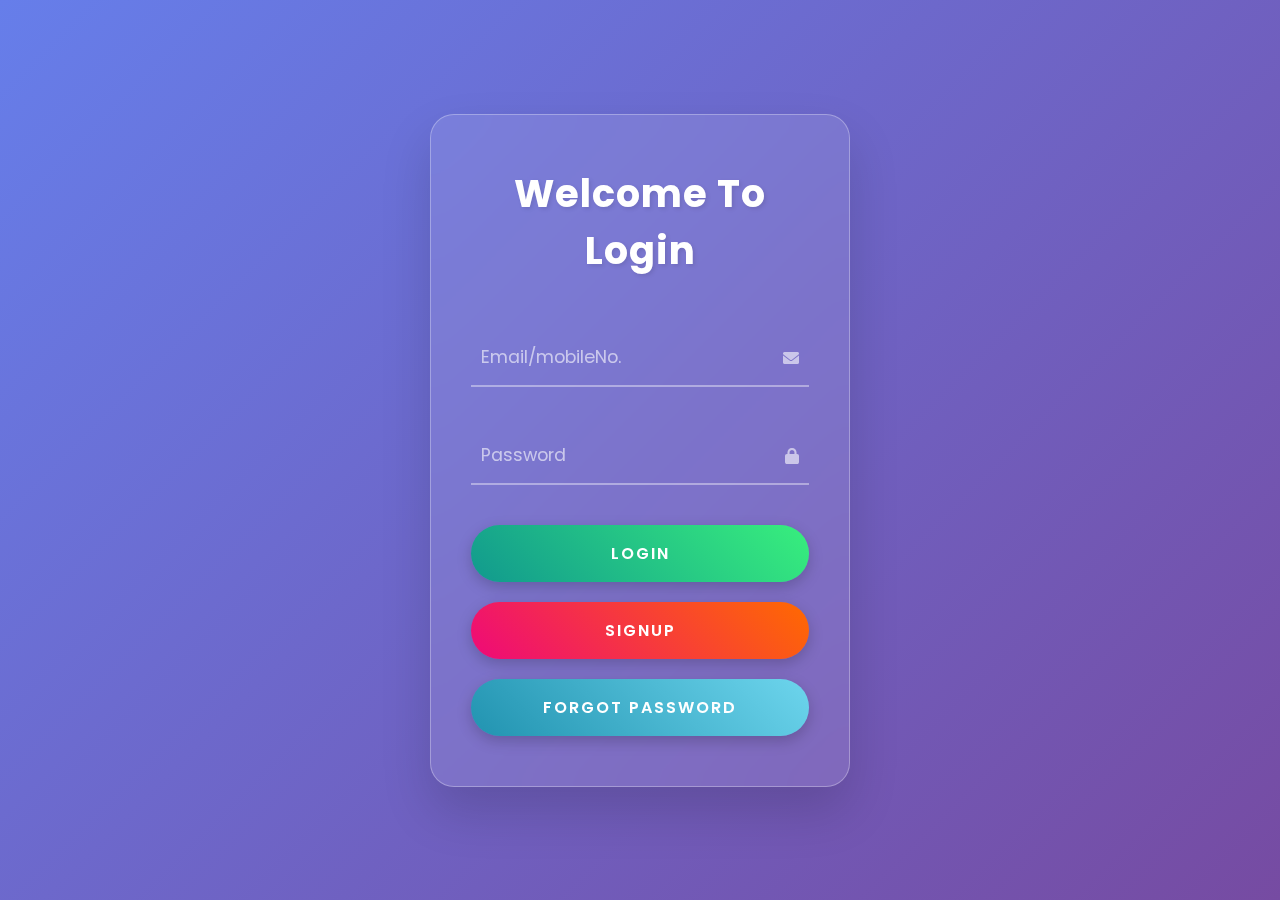
<file: src/main/webapp/login.html>
<!DOCTYPE html>
<html lang="en">

<head>
    <meta charset="UTF-8">
    <meta name="viewport" content="width=device-width, initial-scale=1.0">
    <title>Login Page</title>
    <link rel="stylesheet" href="./css/login.css">
    <link rel="stylesheet" href="https://cdnjs.cloudflare.com/ajax/libs/font-awesome/6.0.0-beta3/css/all.min.css">
    <script>
        function redirectToForgotPassword() {
            window.location.href = 'forgotPassword.html';
        }
    </script>
</head>

<body>
    <div class="container">
        <div class="login-box">
            <h2>Welcome To Login</h2>
            <form>
                <div class="input-group">
                    <input type="email" required>
                    <label>Email/mobileNo.</label>
                    <i class="fas fa-envelope"></i>
                </div>
                <div class="input-group">
                    <input type="password" required>
                    <label>Password</label>
                    <i class="fas fa-lock"></i>
                </div>
                <div class="button-group">
                    <button type="submit" class="btn login-btn">Login</button>
                    <button type="button" class="btn signup-btn"
                        onclick="window.location.href='signup.html'">Signup</button>
                    <button type="button" class="btn forgot-btn" onclick="redirectToForgotPassword()">Forgot
                        Password</button>
                </div>
            </form>
        </div>
    </div>
</body>

</html>
</file>
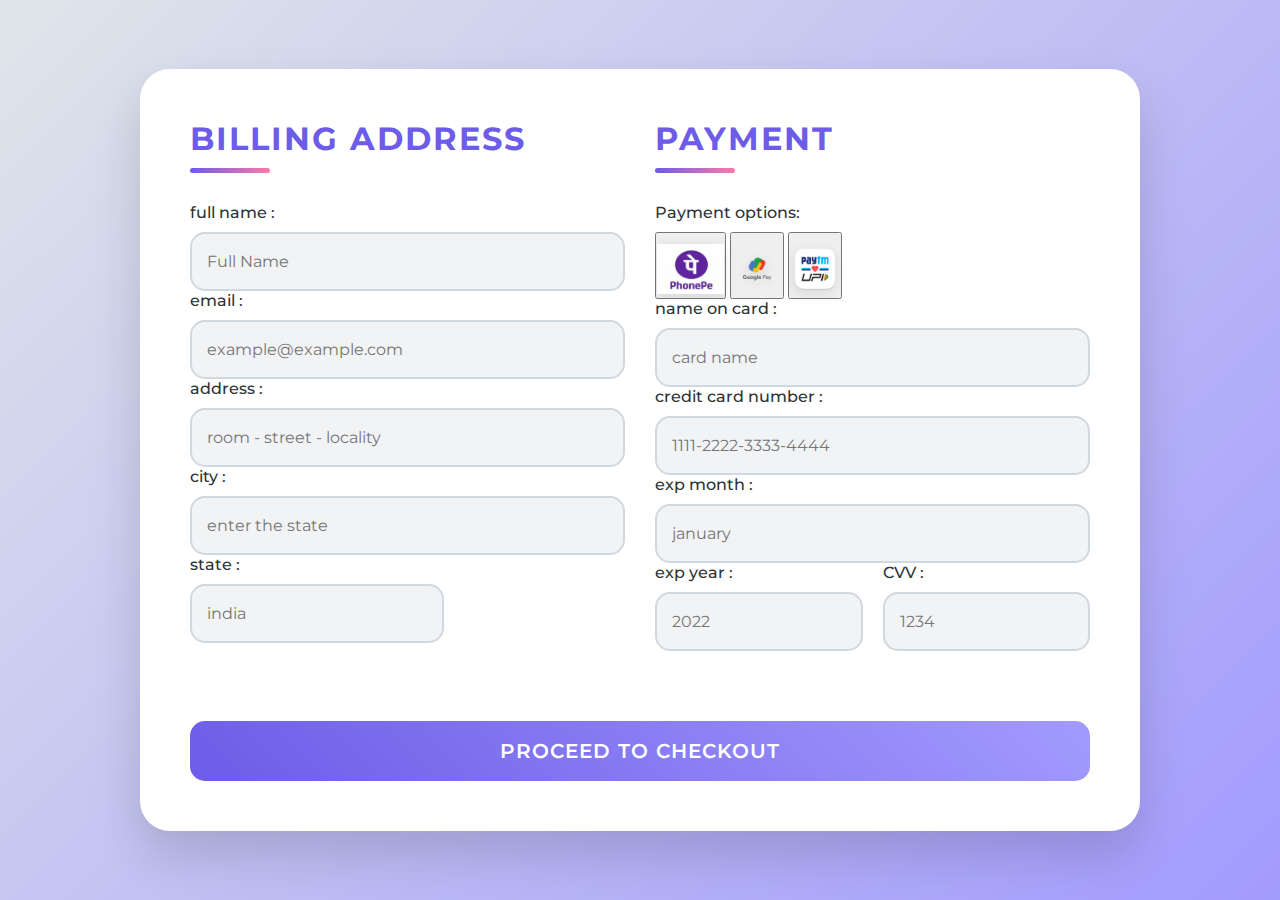
<file: src/main/webapp/payment.html>
<!DOCTYPE html>
<html lang="en">
<head>
    <meta charset="UTF-8">
    <meta http-equiv="X-UA-Compatible" content="IE=edge">
    <meta name="viewport" content="width=device-width, initial-scale=1.0">
    
    <!-- custom css file link  -->
    <link rel="stylesheet" href="css/payment.css">
    <!-- @import url('https://fonts.googleapis.com/css2?family=Poppins:wght@100;300;400;500;600&display=swap'); -->

</head>
<body>

<div class="container">

    <form action="">

        <div class="row">

            <div class="col">

                <h3 class="title">billing address</h3>

                <div class="inputBox">
                    <span>full name :</span>
                    <input type="text" placeholder="Full Name">
                </div>
                <div class="inputBox">
                    <span>email :</span>
                    <input type="email" placeholder="example@example.com">
                </div>
                <div class="inputBox">
                    <span>address :</span>
                    <input type="text" placeholder="room - street - locality">
                </div>
                <div class="inputBox">
                    <span>city :</span>
                    <input type="text" placeholder="enter the state">
                </div>

                <div class="flex">
                    <div class="inputBox">
                        <span>state :</span>
                        <input type="text" placeholder="india">
                    </div>
                </div>

            </div>

            <div class="col">

                <h3 class="title">payment</h3>


                
                <div class="inputBox">
                    <span>Payment options:</span>
                    <div class="payment-options">
                        <button class="payment-button">
                            <img src="images/phonepay.png" alt="Phone Pay">
                        </button>
                        <button class="payment-button">
                            <img src="images/google-pay.png" alt="Google Pay">
                        </button>
                        <button class="payment-button">
                            <img src="images/paytm.png" alt="Paytm">
                        </button>
                    </div>
                </div>



                <div class="inputBox">
                    <span>name on card :</span>
                    <input type="text" placeholder="card name">
                </div>


                <div class="inputBox">
                    <span>credit card number :</span>
                    <input type="number" placeholder="1111-2222-3333-4444">
                </div>


                <div class="inputBox">
                    <span>exp month :</span>
                    <input type="text" placeholder="january">
                </div>

                <div class="flex">
                    <div class="inputBox">
                        <span>exp year :</span>
                        <input type="number" placeholder="2022">
                    </div>


                    <div class="inputBox">
                        <span>CVV :</span>
                        <input type="text" placeholder="1234">
                    </div>
                </div>

            </div>
    
        </div>

        <input type="submit" value="proceed to checkout" class="submit-btn">

    </form>

</div>    
    
</body>
</html>
</file>
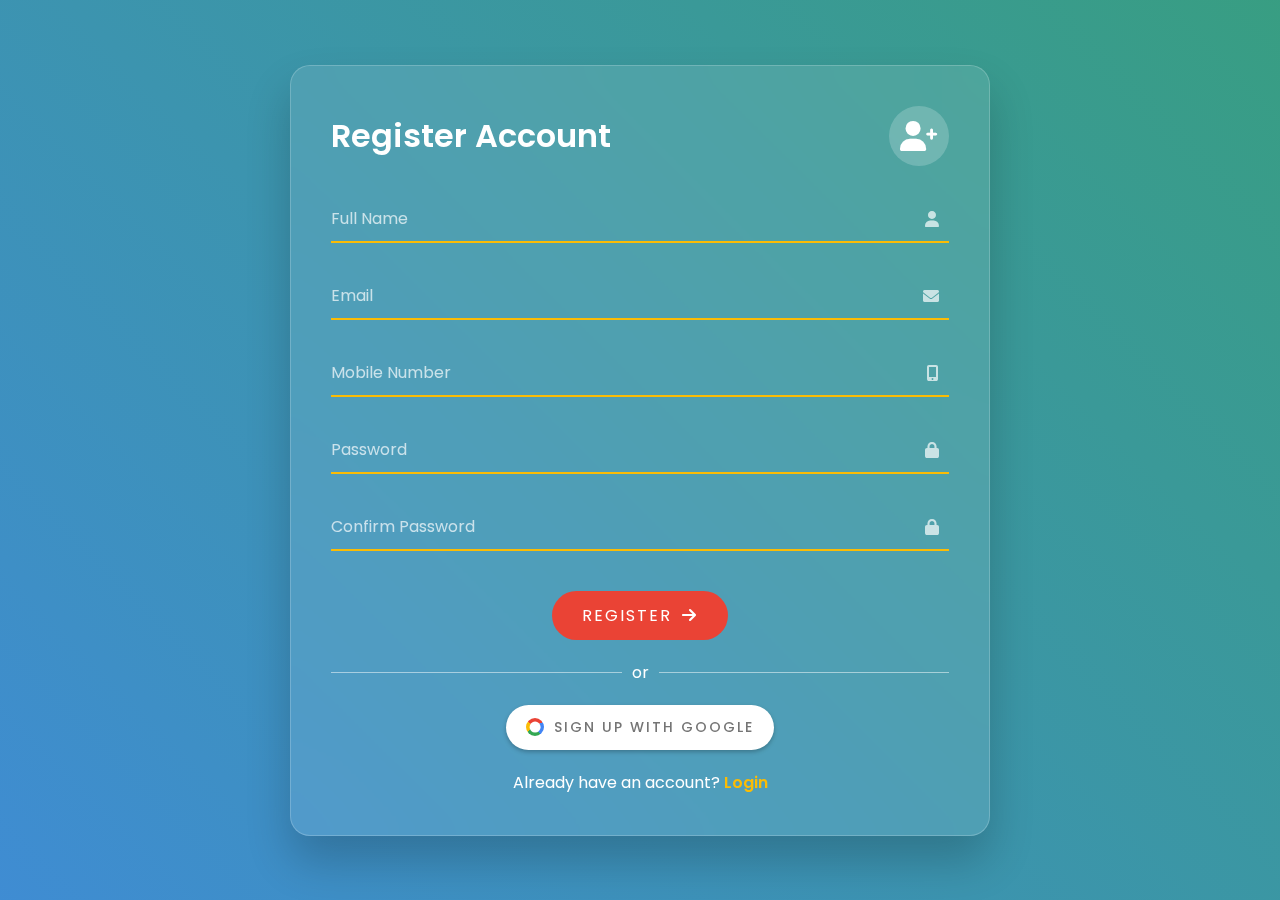
<file: src/main/webapp/registration.html>
<!DOCTYPE html>
<html lang="en">
<head>
    <meta charset="UTF-8">
    <meta name="viewport" content="width=device-width, initial-scale=1.0">
    <title>Sign Up Page</title>
    <link rel="stylesheet" href="css/registration.css">
    <link rel="stylesheet" href="https://cdnjs.cloudflare.com/ajax/libs/font-awesome/6.0.0-beta3/css/all.min.css">
</head>
    <body>
        <div class="container">
            <div class="register-box">
                <div class="header">
                    <h2>Register Account</h2>
                    <div class="icon-container">
                        <i class="fas fa-user-plus"></i>
                    </div>
                </div>
                <form action="registration.html" method="post">
                    <div class="input-group">
                        <input type="text" name="full_name" required>
                        <label>Full Name</label>
                        <i class="fas fa-user"></i>
                    </div>
                    <div class="input-group">
                        <input type="email" name="email" required>
                        <label>Email</label>
                        <i class="fas fa-envelope"></i>
                    </div>
                    <div class="input-group">
                        <input type="tel" name="mobile" required>
                        <label>Mobile Number</label>
                        <i class="fas fa-mobile-alt"></i>
                    </div>
                    <div class="input-group">
                        <input type="password" name="password" required>
                        <label>Password</label>
                        <i class="fas fa-lock"></i>
                    </div>
                    <div class="input-group">
                        <input type="password" name="confirm_password" required>
                        <label>Confirm Password</label>
                        <i class="fas fa-lock"></i>
                    </div>
                    <div class="button-group">
                        <button type="submit" class="btn signup-btn">
                            <span>Register</span>
                            <i class="fas fa-arrow-right"></i>
                        </button>
                    </div>
                </form>
                <div class="or-separator">
                    <span>or</span>
                </div>
                <div class="social-signup">
                    <button class="btn google-btn">
                        <div class="google-icon"></div>
                        <span>Sign up with Google</span>
                    </button>
                </div>
                <div class="login-link">
                    Already have an account? <a href="login.html">Login</a>
                </div>
            </div>
        </div>
    </html>
    <script src="main.js"></script>
</body>
</html>
</file>
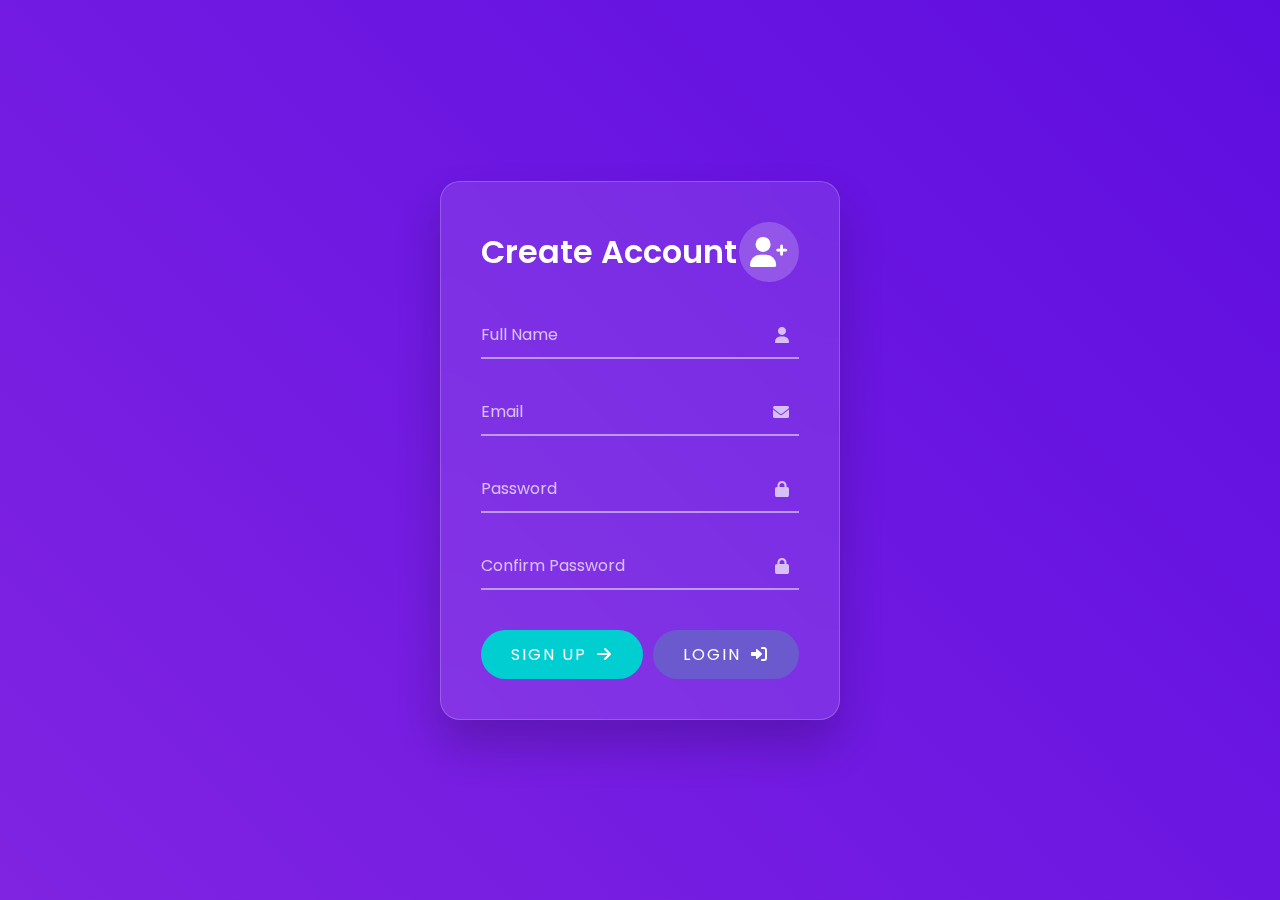
<file: src/main/webapp/signup.html>
<!DOCTYPE html>
<html lang="en">
<head>
    <meta charset="UTF-8">
    <meta name="viewport" content="width=device-width, initial-scale=1.0">
    <title>Sign Up Page</title>
    <link rel="stylesheet" href="css/signup.css">
    <link rel="stylesheet" href="https://cdnjs.cloudflare.com/ajax/libs/font-awesome/6.0.0-beta3/css/all.min.css">
</head>
<body>
    <div class="container">
        <div class="signup-box">
            <div class="header">
                <h2>Create Account</h2>
                <div class="icon-container">
                    <i class="fas fa-user-plus"></i>
                </div>
            </div>
            <form>
                <form action="signup.html" method="post">
                    <div class="input-group">
                        <input type="text" name="full_name" required>
                        <label>Full Name</label>
                        <i class="fas fa-user"></i>
                    </div>
                    <div class="input-group">
                        <input type="email" name="email" required>
                        <label>Email</label>
                        <i class="fas fa-envelope"></i>
                    </div>
                
                    <div class="input-group">
                        <input type="password" name="password" required>
                        <label>Password</label>
                        <i class="fas fa-lock"></i>
                    </div>
                    <div class="input-group">
                        <input type="password" name="confirm_password" required>
                        <label>Confirm Password</label>
                        <i class="fas fa-lock"></i>
                    </div>
                    <div class="button-group">
                        <button type="submit" class="btn signup-btn">
                            <span>Sign Up</span>
                            <i class="fas fa-arrow-right"></i>
                        </button>
                        <button type="button" class="btn login-btn" onclick="window.location.href='login.html'">
                            <span>Login</span>
                            <i class="fas fa-sign-in-alt"></i>
                        </button>
                    </div>
                </form>
                
    <script src="main.js"></script>
</body>
</html>
</file>
<file: src/main/webapp/css/style.css>
* {
    margin: 0;
    padding: 0;
    outline: 0;
    text-decoration: none;
    list-style: none;
    box-sizing: border-box;
}

:root {
    --color-primary: #6c63ff;
    --color-success: #00bf8e;
    --color-warning: #f7c94b;
    --color-danger: #f7c94b;
    --color-danger-variant: rgba(247, 88, 66, 0.4);
    --color-white: #fff;
    --color-light: rgba(255, 255, 255, 0.7);
    --color-black: #000;
    --color-bg: #1f2641;
    --color-bg1: #2e3267;
    --color-bg2: #424890;

    --container-width-lg: 76%;
    --container-width-md: 90%;
    --container-width-sm: 94%;
    --transition: all 400ms ease;
}

body {
    font: "Montserrat", sans-serif;
    line-height: 1.7;
    background: var(--color-bg);
    color: var(--color-white);
}

.container {
    width: var(--container-width-lg);
    margin: 0 auto;
}

section {
    padding: 6rem 0;
}

section h2 {
    text-align: center;
    margin-bottom: 4rem;
}

h1,
h2,
h3,
h4,
h5 {
    line-height: 1.2;
}

h1 {
    font-size: 2.4rem;
}

h2 {
    font-size: 2rem;
}

h3 {
    font-size: 1.6rem;
}

h4 {
    font-size: 1.3rem;
}

a {
    color: var(--color-white);
}

img {
    width: 100%;
    display: block;
    object-fit: cover;
}

.btn {
    display: inline;
    background: var(--color-white);
    color: var(--color-black);
    padding: 1rem 2rem;
    border: 1px solid transparent;
    font-weight: 500;
    transition: var(--transition);
}

.btn:hover {
    background: transparent;
    color: var(--color-white);
    border-color: var(--color-white);
}

.btn-primary {
    background: var(--color-danger);
    color: var(--color-white);
}

/* Navbar */
nav {
    /* background: red; */
    width: 100vw;
    height: 3rem;
    position: fixed;
    top: 0;
    z-index: 11;
}

/* change navbar style on scroll using javascript */
.window-scroll {
    background: var(--color-primary);
    box-shadow: 0 1rem 2rem rgba(0 0 0 0.2);
}

/* -----------------------------------close */
.nav__container {
    height: 100%;
    display: flex;
    justify-content: space-between;
    align-items: center;
    padding: 0 2rem;
}

nav button {
    display: none;
}

.nav__menu {
    display: flex;
    align-items: center;
    gap: 4rem;




}

.nav__menu a {
    font-size: 0.9rem;
    transition: var(--transition);
    font-weight: bold;

}

.nav__menu a:hover {

    color: var(--color-bg2);
}

/* ---------------------HEADER SECTION START------ */

header {
    position: relative;
    top: 5rem;
    overflow: hidden;
    height: 70vh;
    margin-bottom: 5rem;

}

.header__container {
    display: grid;
    grid-template-columns: 1fr 1fr;
    align-items: center;
    gap: 5rem;
    height: 100%;
}

.header__left p {
    margin: 1rem 0 2.4rem;
}

/* ------ICONS CATEGORies -------*/
.categories {
    background: var(--color-bg1);
    height: 33rem;
}

.categories h1 {
    line-height: 1;
    margin-bottom: 3rem;
}

.categories__container {
    display: grid;
    grid-template-columns: 40% 60%;


}

.category__left {
    margin-right: 4rem;
}

.categories__left p {
    margin: 1rem 0 3rem;
}

.categories__right {
    display: grid;
    grid-template-columns: repeat(3, 1fr);
    gap: 1.2rem;
}

.category {
    background: var(--color-bg2);
    padding: 2rem;
    border-radius: 2rem;
    transition: var(--transition);
}

.category:hover {
    box-shadow: 0 3rem 3rem rgba(192, 13, 165, 0.3);
    z-index: 1;
}

.category:nth-child(2) .category__icon {
    background: var(--color-danger);
}

.category:nth-child(3) .category__icon {
    background: var(--color-success);
}

.category:nth-child(4) .category__icon {
    background: var(--color-warning);
}

.category:nth-child(5) .category__icon {
    background: var(--color-success);
}


.category__icon {
    background: var(--color-primary);
    padding: 0.7rem;
    border-radius: 0.9rem;
}

.category h5 {
    margin: 2rem 0 1rem;
}

.category p {
    font: size 0.85rem;
}


/* ------------------Popular Courses-------------------- */


.courses {
    margin-top: 10rem;
}

.courses__container {
    display: grid;
    grid-template-columns: repeat(3, 1fr);
    gap: 2rem;
}

.course {
    background: var(--color-bg1);
    text-align: center;
    border: 1px solid transparent;
    transition: var(--transition);

}


.course:hover {
    background: transparent;
    border-color: var(--color-primary);
}

.course__info {
    padding: 2rem;
}

.course__info p {
    margin: 1.2rem 0 2rem;
    font-size: 0.9rem;
}


/* <!-- ------------------------------style  of FAQs start-------------------- --> */


.faqs {
    background: var(--color-bg1);
    box-shadow: 0 0 3rem rgba(0, 0, 0, 0.5);
}

.faqs__container {
    display: grid;
    grid-template-columns: 1fr 1fr;
    gap: 1rem;
}


.faq {
    padding: 2rem;
    display: flex;
    align-items: center;
    gap: 1.4rem;
    height: fit-content;
    background: var(--color-primary);
    cursor: pointer;

}


.faq h4 {
    font-size: 1rem;
    line-height: 2.2;
}

.faq__icon {
    align-self: flex-start;
    font-size: 1.2rem;

}

.faq p {
    margin-top: 0.8rem;
    display: none;
}


.faq.open p {
    display: block;
}



/* ----------------Test Monials----------------- */


.testimonials__container {
    overflow-x: hidden;
    position: relative;
    margin-bottom: 5rem;

}

.testimonial {
    padding-top: 2rem;

}

.avatar {
    width: 6rem;
    height: 6rem;
    border-radius: 50%;
    overflow: hidden;
    margin: 0 auto 1rem;

}

.testimonial__info {
    text-align: center;
}

.testimonial__body {
    background: var(--color-primary);
    padding: 2rem;
    margin-top: 3rem;
    position: relative;
}

.testimonial__body::before {
    content: "";
    display: block;
    background: linear-gradient(135deg, transparent, var(--color-primary), var(--color-primary), var(--color-primary));
    width: 3rem;
    height: 3rem;
    position: absolute;
    left: 50%;
    top: -1.5rem;
    transform: rotate(45deg);
}

/* -------------------Footer style start------------------ */
.footer {
    background: var(--color-bg1);
    padding-top: 5rem;
    font-size: 0.9rem;

}

.footer__container {
    display: grid;
    grid-template-columns: repeat(4, 1fr);
    gap: 5rem;
}

.footer__container>div h4 {
    margin-bottom: 1.2rem;

}

.footer__1 p {
    margin: 0 0 2rem;
}

footer ul li {
    margin-bottom: 0.7rem;
}

footer ul li a:hover {
    text-decoration: underline;
}

.footer__socials {
    display: flex;
    gap: 1rem;
    font-size: 1.2rem;
    margin-top: 2rem;
}

.footer__copyright {
    text-align: center;
    margin-top: 4rem;
    padding: 1.2rem 0;
    border-top: 1px solid var(--color-bg2);
}


/* -------------------------------------------------footer icon design------------------ */



.footer__socials {
    display: flex;
    gap: 1rem;
    font-size: 1.2rem;
    margin-top: 2rem;
}

.footer__socials a {
    background: var(--color-bg2);
    color: var(--color-white);
    padding: 0.7rem;
    border-radius: 50%;
    transition: var(--transition);
}

.footer__socials a:hover {
    background: var(--color-white);
    color: var(--color-bg2);
    transform: translateY(-5px);
}

.footer__copyright {
    text-align: center;
    margin-top: 4rem;
    padding: 1.2rem 0;
    border-top: 1px solid var(--color-bg2);
    color: var(--color-light);
}
.footer__socials {
    justify-content: center;
}




/* ------------------------footer icon design close------------------- */



/* -------------Media Queries Table----------- */

@media screen and (max-width: 1024px) {
    .container {
        width: var(--container-width-md);
    }

    h1 {
        font-size: 2.2rem;
    }

    h2 {
        font-size: 1.7rem;
    }

    h3 {
        font-size: 1.4rem;
    }

    h4 {
        font-size: 1.2rem;
    }

    /* ----------------------------NAVBAR------------------------------------ */

    nav button {
        display: inline-block;
        background: transparent;
        font-size: 1.8rem;
        color: var(--color-white);
        cursor: pointer;
    }

    nav button#close-menu-btn {
        display: none;
    }

    .nav__menu {
        position: fixed;
        top: 5rem;
        right: 5%;
        height: fit-content;
        width: 18rem;
        flex-direction: column;
        gap: 0;
        display: none;
    }

    .nav__menu li {
        width: 100%;
        height: 6rem;
        animation: animateNavItems 1s linear forwards;
        transform-origin: top right;
        opacity: 0;
    }

    .nav__menu li:nth-child(2) {
        animation-delay: 200ms;

    }

    .nav__menu li:nth-child(3) {
        animation-delay: 400ms;

    }

    .nav__menu li:nth-child(4) {
        animation-delay: 600ms;

    }



    @keyframes animateNavItems {
        0% {
            transform: rotateZ(-90deg)rotateX(90deg) scale(0.1);
        }

        100% {
            transform: rotateZ(0) rotateX(0) scale(1);
            opacity: 1;
        }

    }



    .nav__menu li a {
        background: var(--color-primary);
        box-shadow: -4rem 6rem 10rem rgba(0, 0, 0, 0.6);
        width: 100%;
        height: 100%;
        display: grid;
        place-items: center;
    }

    .nav__menu li a:hover {
        background: var(--color-bg2);
        color: var(--color-white);
    }


    /* --------------------Header Section---------- */


header{
    height:52vh;
    margin-bottom: 4rem;


}

.header__container{
    gap:0;
    padding-bottom: 3rem;

}


/* ----------categories---------- */

.categories{
    height: auto;


}

.categories__container{
    grid-template-columns: 1fr;
    gap: 3rem;
    
}

.categories__left{
    margin-right: 0;
    
}

/* ------------------------popular course---------------------- */

.courses{
    margin-top: 0;
}
.courses__container{
    grid-template-columns: 1fr 1fr;
}

/* ----------------------------faqs--------------- */



.faqs__container{
    grid-template-columns: 1fr;
}
.faq{
    padding:1.5rem
}

/* -------------------footer-------------- */
.footer__container{
    grid-template-columns: 1fr 1fr;
}

}
/* -------media query------------------------- */


@media screen and (max-width:600px) {
.container{
    width: var(--container-width-sm);

}
    
/* ----------------navbar---------------- */
.nav__menu{
    right: 3%;

}

/* -----------header--------- */
header{
    height: 100vh;
    text-align:center 
    
}
 
.header__left p{
    margin-bottom: 1.3rem;

}

/* -------------------------category-------------- */
.categories__right{
    grid-template-columns: 1fr 1fr;
    gap: 0.7rem;
}
.category__icon{
    margin-top: 4px;
    display: inline-block;

}

/* ----------popular Courses----- */
.categories__container{
    grid-template-columns: 1fr;
}

/* --------testimonialSection -------*/


.testimonial__body{
    padding: 1.2rem;
}

/* ---------------footer--------- */

.footer__container{
    grid-template-columns: 1fr;
    text-align: center;
    gap: 2rem;

}
.footer__1 p{
    margin: 1rem auto;

}
.footer__socials{
    justify-content: center;
}
}
</file>
<file: src/main/webapp/css/about.css>
:root {
    --color-primary: #6c63ff;
    --color-success: #00bf8e;
    --color-warning: #f7c94b;
    --color-danger: #ff7782;
    --color-danger-variant: rgba(247, 88, 66, 0.4);
    --color-white: #fff;
    --color-light: rgba(255, 255, 255, 0.7);
    --color-black: #000;
    --color-bg: #1f2641;
    --color-bg1: #2e3267;
    --color-bg2: #424890;
    
    --container-width-lg: 76%;
    --container-width-md: 90%;
    --container-width-sm: 94%;
    
    --transition: all 400ms ease;
}

/* Footer Social Icons */
.footer {
    background: var(--color-bg1);
    padding-top: 5rem;
    font-size: 0.9rem;

}

.footer__container {
    display: grid;
    grid-template-columns: repeat(4, 1fr);
    gap: 5rem;
    margin-top: 5rem;
}

.footer__container>div h4 {
    margin-bottom: 1.2rem;

}

.footer__1 p {
    margin: 0 0 2rem;
}

footer ul li {
    margin-bottom: 0.7rem;
}

footer ul li a:hover {
    text-decoration: underline;
}

.footer__socials {
    display: flex;
    gap: 1rem;
    font-size: 1.2rem;
    margin-top: 2rem;
}

.footer__copyright {
    text-align: center;
    margin-top: 4rem;
    padding: 1.2rem 0;
    border-top: 1px solid var(--color-bg2);
}


/* Achievements Section */
.about__achievements {
    margin-top: 5rem;
    background: linear-gradient(to bottom, var(--color-bg), var(--color-bg1));
    padding: 5rem 0;
}

.about__achievements-container {
    display: grid;
    grid-template-columns: 40% 60%;
    gap: 5rem;
    align-items: center;
}

.about__achievements-right > p {
    margin: 2rem 0 3rem;
    line-height: 1.6;
}

.achievements__cards {
    display: grid;
    grid-template-columns: repeat(3, 1fr);
    gap: 2.5rem;
}

.achievement__card {
    background: var(--color-bg1);
    padding: 2rem;
    border-radius: 1.5rem;
    text-align: center;
    transition: var(--transition);
    box-shadow: 0 10px 20px rgba(0, 0, 0, 0.1);
}

.achievement__card:hover {
    background: var(--color-bg2);
    box-shadow: 0 15px 30px rgba(0, 0, 0, 0.3);
    transform: translateY(-10px);
}

.achievement__icon {
    background: var(--color-danger);
    padding: 0.8rem;
    border-radius: 1rem;
    display: inline-block;
    margin-bottom: 2rem;
    font-size: 2.5rem;
    color: var(--color-white);
}

.achievement__card:nth-child(2) .achievement__icon {
    background: var(--color-success);
}

.achievement__card:nth-child(3) .achievement__icon {
    background: var(--color-primary);
}

.achievement__card h3 {
    font-size: 1.5rem;
    margin-bottom: 1rem;
}

.achievement__card p {
    margin-top: 1rem;
    color: var(--color-light);
}

/* Team Section */
.team {
    background: var(--color-bg1);
    box-shadow: inset 0 0 3rem rgba(0, 0, 0, 0.3);
    padding: 5rem 0;
}

.team__container {
    display: grid;
    grid-template-columns: repeat(4, 1fr);
    gap: 3rem;
}

.team__member {
    background: var(--color-bg2);
    padding: 3rem;
    border: 1px solid transparent;
    transition: var(--transition);
    position: relative;
    overflow: hidden;
}

.team__member:hover{
background: transparent;
border-color: var(--color-primary);
}

.team__member-image img{
    filter: saturate(0);

}
.team__member:hover img{
    filter: saturate(1);
}

.team__member-info *{
    text-align: center;
    margin-top: 1.4 rem;

}

.team__member-info p{
    color: var(--color-light);
    
}
.team__member-socials{
    position:absolute;
    top: 50%;
    right: 0%;
    display: flex;
    transform: translateY(-50%);
    right: -100%;
    flex-direction: column;
    background: var(--color-primary);
    border-radius: 1rem 0 0 1rem;
box-shadow: -2rem 0 -2rem rgba(0, 0, 0, 0.3) ;
transition: var(--transition);

}

.team__member:hover .team__member-socials {
    right: 0%; /* Show it when hovering */
}
.team__member-socials a{
    padding: 1rem;

}

/* ---------------------------End the team member content ------------------------- */



/* Tablet Devices (Portrait and Landscape) */
/* Tablet Devices */
@media (min-width: 600px) and (max-width: 1024px) {
    .footer__container {
        grid-template-columns: repeat(2, 1fr); /* Two columns for tablets */
    }

    .footer__socials {
        flex-direction: column; /* Stack social icons vertically */
    }
}

/* Phone Devices */
@media (max-width: 599px) {
    .footer__container {
        grid-template-columns: 1fr; /* Single column for phones */
    }

    .footer__socials {
        flex-direction: column; /* Stack social icons vertically */
        align-items: center; /* Center icons */
    }

    .footer__socials a {
        padding: 0.5rem; /* Adjust padding for smaller screens */
    }
}
</file>
<file: src/main/webapp/css/courses.css>
:root {
    --color-primary: #6c63ff;
    --color-success: #00bf8e;
    --color-warning: #f7c94b;
    --color-danger: #ff7782;
    --color-danger-variant: rgba(247, 88, 66, 0.4);
    --color-white: #fff;
    --color-light: rgba(255, 255, 255, 0.7);
    --color-black: #000;
    --color-bg: #1f2641;
    --color-bg1: #2e3267;
    --color-bg2: #424890;
    
    --container-width-lg: 76%;
    --container-width-md: 90%;
    --container-width-sm: 94%;
    
    --transition: all 400ms ease;
}

/* Footer Social Icons */
.footer {
    background: var(--color-bg1);
    padding-top: 5rem;
    font-size: 0.9rem;

}

.footer__container {
    display: grid;
    grid-template-columns: repeat(4, 1fr);
    gap: 5rem;
    margin-top: 5rem;
}

.footer__container>div h4 {
    margin-bottom: 1.2rem;

}

.footer__1 p {
    margin: 0 0 2rem;
}

footer ul li {
    margin-bottom: 0.7rem;
}

footer ul li a:hover {
    text-decoration: underline;
}

.footer__socials {
    display: flex;
    gap: 1rem;
    font-size: 1.2rem;
    margin-top: 2rem;
}

.footer__copyright {
    text-align: center;
    margin-top: 4rem;
    padding: 1.2rem 0;
    border-top: 1px solid var(--color-bg2);
}

.courses{
    margin-top: 1rem;
}
</file>
<file: src/main/webapp/css/contact.css>
:root {
    --color-primary: #6c63ff;
    --color-success: #00bf8e;
    --color-warning: #f7c94b;
    --color-danger: #ff7782;
    --color-danger-variant: rgba(247, 88, 66, 0.4);
    --color-white: #fff;
    --color-light: rgba(255, 255, 255, 0.7);
    --color-black: #000;
    --color-bg: #1f2641;
    --color-bg1: #2e3267;
    --color-bg2: #424890;
    
    --container-width-lg: 76%;
    --container-width-md: 90%;
    --container-width-sm: 94%;
    
    --transition: all 400ms ease;
}

/* Footer Social Icons */
.footer {
    background: var(--color-bg1);
    padding-top: 5rem;
    font-size: 0.9rem;

}

.footer__container {
    display: grid;
    grid-template-columns: repeat(4, 1fr);
    gap: 5rem;
    margin-top: 5rem;
}

.footer__container>div h4 {
    margin-bottom: 1.2rem;

}

.footer__1 p {
    margin: 0 0 2rem;
}

footer ul li {
    margin-bottom: 0.7rem;
}

footer ul li a:hover {
    text-decoration: underline;
}

.footer__socials {
    display: flex;
    gap: 1rem;
    font-size: 1.2rem;
    margin-top: 2rem;
}

.footer__copyright {
    text-align: center;
    margin-top: 4rem;
    padding: 1.2rem 0;
    border-top: 1px solid var(--color-bg2);
}

/*---------------------------------------- footer end --------------------- */

.contact__container{
    background: var(--color-bg1);
    padding: 4rem;
    display: grid;
    grid-template-columns: 40%  60%;
    gap: 4rem;
    height: 30rem;
    margin:7rem auto ;
    border-radius: 1rem;

}
.contact__aside{
background: var(--color-primary);
padding: 3rem;
border-radius: 1rem;
position: relative;
bottom: 10rem;
}
.aside__image{
    width: 12rem;
    margin-bottom: 2rem;

}
.contact__aside h2{
    text-align: left;
    margin: 1rem;
}

.contact__aside p{
    font-size: 0.9rem;
    margin-bottom: 2rem;
}

.contact__details li{
    display:grid;
    gap: 1rem;
    align-items: center;
    margin-bottom: 1rem;

}

.contact__socials{
    display: flex;
    gap: 0.8rem;
    margin-top: 3rem;

}

.contact__socials a{
background:var(--color-bg2) ;
padding: 0.5rem;
border-radius: 50%;
font-size: 0.9rem;
transition: var(--transition);

}

.contact__socials a:hover{
     background:transparent ;
}


/* ------- contact form   End----------------- */




/* ------------- message box start------------------*/

.contact__form{
    display: flex;
    flex-direction: column;
    gap: 1.2rem;
    margin-right: 4rem;


}

.form__name{
    display: flex;
    gap: 1.2rem;

}

.contact__form input[type="text"]{
    width: 50%;

}

input,textarea{
width: 100%;
padding: 1rem;
background: var(--color-bg);
color: var(--color-white);
}

.contact__form.btn{
    width: max-content;
    margin-top: 1rem;
    cursor: pointer;
}


/* ------------- end  message box start------------------*/


/* ----------------media quearies tablet ----------------*/

@media screen  and(max-width:1024px){
.contact{
 padding-bottom:0; 
}
.contact__container{
    gap: 1.5rem;
    margin-top: 3rem;
    height: auto;
    padding: 1.5rem;
}
.contact__aside{
    width: auto;
    padding: 1.5rem;
    bottom: 0;
}
    .contact__form{
        align-items: center;
        margin-right: 1.5rem;
    }
}

/* ----------------media quearies  phone----------------*/

@media screen  and(max-width:600px){
    .contact__container{
grid-template-columns: 1fr;
gap: 3rem;
margin-top: 0;
padding:0 ;
}

.contact__form{
    margin: 0 1.5rem 3rem;
}

.form__name{
    flex-direction: column;
}

.form__name input[type="text"]{
width: 100%;
}
}
</file>
<file: src/main/webapp/css/login.css>
@import url('https://fonts.googleapis.com/css2?family=Poppins:wght@300;400;500;600&display=swap');

* {
    margin: 0;
    padding: 0;
    box-sizing: border-box;
    font-family: 'Poppins', sans-serif;
}

body {
    display: flex;
    justify-content: center;
    align-items: center;
    min-height: 100vh;
    background: linear-gradient(135deg, #667eea 0%, #764ba2 100%);
    overflow: hidden;
}

.container {
    position: relative;
    width: 420px;
    background: rgba(255, 255, 255, 0.1);
    backdrop-filter: blur(20px);
    border-radius: 24px;
    padding: 50px 40px;
    box-shadow: 0 25px 50px rgba(0, 0, 0, 0.15);
    border: 1px solid rgba(255, 255, 255, 0.3);
}

.login-box h2 {
    color: #fff;
    text-align: center;
    font-size: 2.4em;
    margin-bottom: 50px;
    text-shadow: 2px 2px 4px rgba(0,0,0,0.1);
    letter-spacing: 1px;
}

.input-group {
    position: relative;
    margin-bottom: 40px;
}

.input-group input {
    width: 100%;
    padding: 15px 10px;
    font-size: 1.1em;
    color: #fff;
    border: none;
    border-bottom: 2px solid rgba(255,255,255,0.4);
    outline: none;
    background: transparent;
    transition: 0.3s;
    border-radius: 5px 5px 0 0;
}

.input-group label {
    position: absolute;
    top: 0;
    left: 10px;
    padding: 15px 0;
    font-size: 1.1em;
    color: rgba(255,255,255,0.6);
    pointer-events: none;
    transition: 0.4s;
}

.input-group input:focus ~ label,
.input-group input:valid ~ label {
    top: -25px;
    left: 0;
    color: #6a11cb;
    font-size: 0.9em;
    font-weight: 500;
}

.input-group input:focus,
.input-group input:valid {
    border-bottom: 2px solid #6a11cb;
    background: rgba(255,255,255,0.05);
}

.input-group i {
    position: absolute;
    right: 10px;
    top: 50%;
    transform: translateY(-50%);
    color: rgba(255,255,255,0.6);
    transition: 0.3s;
}

.input-group input:focus ~ i,
.input-group input:valid ~ i {
    color: #6a11cb;
}

.button-group {
    display: flex;
    flex-direction: column;
    gap: 20px;
}

.btn {
    position: relative;
    display: inline-block;
    padding: 16px 20px;
    color: #fff;
    text-decoration: none;
    text-transform: uppercase;
    font-size: 1em;
    font-weight: 600;
    letter-spacing: 2px;
    border-radius: 50px;
    overflow: hidden;
    transition: 0.5s;
    border: none;
    cursor: pointer;
    box-shadow: 0 5px 15px rgba(0,0,0,0.2);
}

.login-btn {
    background: linear-gradient(45deg, #11998e, #38ef7d);
}

.signup-btn {
    background: linear-gradient(45deg, #ee0979, #ff6a00);
}

.forgot-btn {
    background: linear-gradient(45deg, #2193b0, #6dd5ed);
}

.btn:hover {
    transform: translateY(-3px);
    box-shadow: 0 8px 20px rgba(0,0,0,0.3);
}

.btn:active {
    transform: translateY(-1px);
}

.btn::before {
    content: '';
    position: absolute;
    top: 0;
    left: 0;
    width: 100%;
    height: 100%;
    background: linear-gradient(120deg, transparent, rgba(255,255,255,0.3), transparent);
    transition: 0.5s;
    transform: translateX(-100%);
}

.btn:hover::before {
    transform: translateX(100%);
}
</file>
<file: src/main/webapp/css/payment.css>
@import url('https://fonts.googleapis.com/css2?family=Montserrat:wght@300;400;500;600;700&display=swap');

:root {
    --primary-color: #6c5ce7;
    --secondary-color: #a29bfe;
    --accent-color: #fd79a8;
    --background-color: #dfe6e9;
    --card-bg: #ffffff;
    --text-color: #2d3436;
    --input-bg: #f1f3f5;
    --input-border: #d1d8e0;
    --input-focus: #6c5ce7;
    --button-hover: #5649c0;
}

* {
    margin: 0;
    padding: 0;
    box-sizing: border-box;
    font-family: 'Montserrat', sans-serif;
}

body {
    display: flex;
    justify-content: center;
    align-items: center;
    min-height: 100vh;
    background: linear-gradient(135deg, var(--background-color) 0%, var(--secondary-color) 100%);
    padding: 30px 10px;
}

.container {
    max-width: 1000px;
    width: 100%;
    background-color: var(--card-bg);
    padding: 50px;
    box-shadow: 0 25px 50px rgba(0, 0, 0, 0.15);
    border-radius: 30px;
    overflow: hidden;
    transition: all 0.5s cubic-bezier(0.68, -0.55, 0.27, 1.55);
}

.container:hover {
    transform: translateY(-10px) scale(1.02);
    box-shadow: 0 35px 60px rgba(0, 0, 0, 0.2);
}

form {
    display: grid;
    gap: 40px;
}

.row {
    display: grid;
    grid-template-columns: repeat(auto-fit, minmax(280px, 1fr));
    gap: 30px;
}

.title {
    font-size: 32px;
    font-weight: 700;
    color: var(--primary-color);
    margin-bottom: 30px;
    position: relative;
    padding-bottom: 15px;
    text-transform: uppercase;
    letter-spacing: 2px;
}

.title::after {
    content: '';
    position: absolute;
    left: 0;
    bottom: 0;
    height: 5px;
    width: 80px;
    background: linear-gradient(90deg, var(--primary-color), var(--accent-color));
    border-radius: 3px;
    transition: width 0.4s ease;
}

.title:hover::after {
    width: 150px;
}

.inputBox {
    position: relative;
    overflow: hidden;
}

.inputBox span {
    display: block;
    color: var(--text-color);
    margin-bottom: 10px;
    font-size: 16px;
    font-weight: 500;
    transition: all 0.3s ease;
    transform-origin: left;
}

.inputBox input {
    width: 100%;
    padding: 18px 15px;
    border: 2px solid var(--input-border);
    border-radius: 15px;
    font-size: 16px;
    transition: all 0.3s ease;
    background-color: var(--input-bg);
    color: var(--text-color);
}

.inputBox input:focus {
    border-color: var(--input-focus);
    box-shadow: 0 0 0 5px rgba(108, 92, 231, 0.1);
}

.inputBox input:hover {
    border-color: var(--primary-color);
}

.inputBox:hover span {
    color: var(--primary-color);
    transform: scale(1.05);
}

.flex {
    display: flex;
    gap: 20px;
}

.inputBox img {
    height: 50px;
    margin-top: 10px;
    filter: drop-shadow(0 3px 6px rgba(0, 0, 0, 0.1));
    transition: all 0.3s ease;
}

.inputBox img:hover {
    transform: translateY(-5px) scale(1.1);
}

.submit-btn {
    width: 100%;
    padding: 18px;
    font-size: 20px;
    background: linear-gradient(45deg, var(--primary-color), var(--secondary-color));
    color: #fff;
    border: none;
    border-radius: 15px;
    cursor: pointer;
    transition: all 0.4s ease;
    font-weight: 600;
    margin-top: 30px;
    position: relative;
    overflow: hidden;
    text-transform: uppercase;
    letter-spacing: 1px;
}

.submit-btn::before {
    content: '';
    position: absolute;
    top: 0;
    left: -100%;
    width: 100%;
    height: 100%;
    background: linear-gradient(
        120deg,
        transparent,
        rgba(255, 255, 255, 0.4),
        transparent
    );
    transition: all 0.6s ease;
}

.submit-btn:hover::before {
    left: 100%;
}

.submit-btn:hover {
    background: linear-gradient(45deg, var(--secondary-color), var(--primary-color));
    transform: translateY(-5px);
    box-shadow: 0 15px 30px rgba(108, 92, 231, 0.3);
}

@media (max-width: 768px) {
    .container {
        padding: 30px;
    }
    .title {
        font-size: 28px;
    }
}

/* Animations */
@keyframes fadeInUp {
    from { 
        opacity: 0; 
        transform: translateY(30px); 
    }
    to { 
        opacity: 1; 
        transform: translateY(0); 
    }
}

.container {
    animation: fadeInUp 0.8s ease-out;
}

.inputBox input, .submit-btn {
    transition: all 0.4s cubic-bezier(0.68, -0.55, 0.27, 1.55);
}

.inputBox input:focus {
    transform: translateY(-5px);
}

.submit-btn:active {
    transform: scale(0.95);
}

/* Fancy input effect */
.inputBox::after {
    content: '';
    position: absolute;
    bottom: 0;
    left: 0;
    width: 100%;
    height: 3px;
    background: linear-gradient(90deg, var(--primary-color), var(--accent-color));
    transform: scaleX(0);
    transition: transform 0.3s ease;
}

.inputBox:hover::after,
.inputBox input:focus + ::after {
    transform: scaleX(1);
}
</file>
<file: src/main/webapp/css/registration.css>
@import url('https://fonts.googleapis.com/css2?family=Poppins:wght@300;400;500;600&display=swap');

:root {
    --primary-color: #4285F4;
    --secondary-color: #34A853;
    --accent-color: #EA4335;
    --text-color: #fff;
    --background-color: rgba(255, 255, 255, 0.1);
    --input-color: #FBBC05;
    --google-blue: #4285f4;
    --google-red: #ea4335;
    --google-yellow: #fbbc05;
    --google-green: #34a853;
}

* {
    margin: 0;
    padding: 0;
    box-sizing: border-box;
    font-family: 'Poppins', sans-serif;
}

body {
    display: flex;
    justify-content: center;
    align-items: center;
    min-height: 100vh;
    background: linear-gradient(45deg, var(--primary-color), var(--secondary-color));
    background-size: 200% 200%;
    animation: gradientBG 10s ease infinite;
}

@keyframes gradientBG {
    0% {background-position: 0% 50%;}
    50% {background-position: 100% 50%;}
    100% {background-position: 0% 50%;}
}

.container {
    position: relative;
    width: 700px;
    background: var(--background-color);
    backdrop-filter: blur(20px);
    border-radius: 20px;
    padding: 40px;
    box-shadow: 0 25px 45px rgba(0, 0, 0, 0.2);
    border: 1px solid rgba(255, 255, 255, 0.2);
}

.register-box {
    position: relative;
}

.header {
    display: flex;
    align-items: center;
    margin-bottom: 30px;
}

.header h2 {
    color: var(--text-color);
    font-size: 2em;
    font-weight: 600;
    flex-grow: 1;
}

.icon-container {
    width: 60px;
    height: 60px;
    background: rgba(255, 255, 255, 0.2);
    border-radius: 50%;
    display: flex;
    justify-content: center;
    align-items: center;
}

.icon-container i {
    font-size: 30px;
    color: var(--text-color);
}

.input-group {
    position: relative;
    margin-bottom: 30px;
}

.input-group input {
    width: 100%;
    padding: 10px 0;
    font-size: 1em;
    color: var(--text-color);
    border: none;
    border-bottom: 2px solid var(--input-color);
    outline: none;
    background: transparent;
    transition: 0.5s;
}

.input-group label {
    position: absolute;
    top: 0;
    left: 0;
    padding: 10px 0;
    font-size: 1em;
    color: rgba(255, 255, 255, 0.7);
    pointer-events: none;
    transition: 0.5s;
}

.input-group input:focus ~ label,
.input-group input:valid ~ label {
    top: -20px;
    left: 0;
    color: var(--input-color);
    font-size: 0.75em;
}

.input-group i {
    position: absolute;
    right: 10px;
    top: 50%;
    transform: translateY(-50%);
    color: rgba(255, 255, 255, 0.7);
    transition: 0.5s;
}

.input-group input:focus ~ i,
.input-group input:valid ~ i {
    color: var(--input-color);
}

.button-group {
    display: flex;
    justify-content: center;
    margin-top: 40px;
}

.btn {
    position: relative;
    display: inline-flex;
    align-items: center;
    justify-content: center;
    padding: 12px 30px;
    color: var(--text-color);
    text-decoration: none;
    text-transform: uppercase;
    font-size: 1em;
    letter-spacing: 2px;
    border-radius: 40px;
    overflow: hidden;
    transition: 0.5s;
    border: none;
    cursor: pointer;
}

.btn span {
    position: relative;
    z-index: 1;
    transition: 0.5s;
}

.btn i {
    margin-left: 10px;
    transition: 0.5s;
}

.signup-btn {
    background: var(--accent-color);
    color: var(--text-color);
}

.btn:hover {
    box-shadow: 0 0 10px rgba(234, 67, 53, 0.5),
                0 0 20px rgba(234, 67, 53, 0.5),
                0 0 40px rgba(234, 67, 53, 0.5);
    transform: scale(1.05);
}

.btn:hover span {
    transform: translateX(-10px);
}

.btn:hover i {
    transform: translateX(5px);
}

.or-separator {
    display: flex;
    align-items: center;
    text-align: center;
    color: var(--text-color);
    margin: 20px 0;
}

.or-separator::before,
.or-separator::after {
    content: '';
    flex: 1;
    border-bottom: 1px solid rgba(255, 255, 255, 0.5);
}

.or-separator span {
    padding: 0 10px;
}

.social-signup {
    display: flex;
    justify-content: center;
    margin-top: 20px;
}

.google-btn {
    display: flex;
    align-items: center;
    justify-content: center;
    background: #fff;
    color: #757575;
    padding: 12px 20px;
    border-radius: 40px;
    font-weight: 500;
    box-shadow: 0 2px 4px 0 rgba(0,0,0,.25);
    transition: all 0.3s ease;
    border: none;
    cursor: pointer;
}

.google-btn:hover {
    box-shadow: 0 0 6px 3px rgba(66,133,244,.3);
    background: #f8f8f8;
    transform: translateY(-2px);
}

.google-icon {
    width: 18px;
    height: 18px;
    margin-right: 10px;
    background: conic-gradient(from -45deg, #ea4335 110deg, #4285f4 90deg 180deg, #34a853 180deg 270deg, #fbbc05 270deg) 73% 55%/150% 150% no-repeat;
    border-radius: 50%;
    position: relative;
}

.google-icon::before {
    content: '';
    position: absolute;
    top: 50%;
    left: 50%;
    transform: translate(-50%, -50%);
    background: #fff;
    width: 60%;
    height: 60%;
    border-radius: 50%;
}

.google-btn span {
    font-size: 14px;
}

.login-link {
    text-align: center;
    margin-top: 20px;
    color: var(--text-color);
}

.login-link a {
    color: var(--input-color);
    text-decoration: none;
    font-weight: 600;
}

.login-link a:hover {
    text-decoration: underline;
}
</file>
<file: src/main/webapp/css/signup.css>
@import url('https://fonts.googleapis.com/css2?family=Poppins:wght@300;400;500;600&display=swap');

* {
    margin: 0;
    padding: 0;
    box-sizing: border-box;
    font-family: 'Poppins', sans-serif;
}

body {
    display: flex;
    justify-content: center;
    align-items: center;
    min-height: 100vh;
    background: linear-gradient(45deg, #8E2DE2, #4A00E0);
    background-size: 200% 200%;
    animation: gradientBG 10s ease infinite;
}

@keyframes gradientBG {
    0% {background-position: 0% 50%;}
    50% {background-position: 100% 50%;}
    100% {background-position: 0% 50%;}
}

.container {
    position: relative;
    width: 400px;
    background: rgba(255, 255, 255, 0.1);
    backdrop-filter: blur(20px);
    border-radius: 20px;
    padding: 40px;
    box-shadow: 0 25px 45px rgba(0, 0, 0, 0.2);
    border: 1px solid rgba(255, 255, 255, 0.2);
}

.signup-box {
    position: relative;
}

.header {
    display: flex;
    align-items: center;
    margin-bottom: 30px;
}

.header h2 {
    color: #fff;
    font-size: 2em;
    font-weight: 600;
    flex-grow: 1;
}

.icon-container {
    width: 60px;
    height: 60px;
    background: rgba(255, 255, 255, 0.2);
    border-radius: 50%;
    display: flex;
    justify-content: center;
    align-items: center;
}

.icon-container i {
    font-size: 30px;
    color: #fff;
}

.input-group {
    position: relative;
    margin-bottom: 30px;
}

.input-group input {
    width: 100%;
    padding: 10px 0;
    font-size: 1em;
    color: #fff;
    border: none;
    border-bottom: 2px solid rgba(255, 255, 255, 0.5);
    outline: none;
    background: transparent;
    transition: 0.5s;
}

.input-group label {
    position: absolute;
    top: 0;
    left: 0;
    padding: 10px 0;
    font-size: 1em;
    color: rgba(255, 255, 255, 0.7);
    pointer-events: none;
    transition: 0.5s;
}

.input-group input:focus ~ label,
.input-group input:valid ~ label {
    top: -20px;
    left: 0;
    color: #03e9f4;
    font-size: 0.75em;
}

.input-group i {
    position: absolute;
    right: 10px;
    top: 50%;
    transform: translateY(-50%);
    color: rgba(255, 255, 255, 0.7);
    transition: 0.5s;
}

.input-group input:focus ~ i,
.input-group input:valid ~ i {
    color: #03e9f4;
}

.button-group {
    display: flex;
    justify-content: space-between;
    margin-top: 40px;
}

.btn {
    position: relative;
    display: inline-flex;
    align-items: center;
    justify-content: center;
    padding: 12px 30px;
    color: #fff;
    text-decoration: none;
    text-transform: uppercase;
    font-size: 1em;
    letter-spacing: 2px;
    border-radius: 40px;
    overflow: hidden;
    transition: 0.5s;
    border: none;
    cursor: pointer;
}

.btn span {
    position: relative;
    z-index: 1;
    transition: 0.5s;
}

.btn i {
    margin-left: 10px;
    transition: 0.5s;
}

.signup-btn {
    background: #00CED1;
}

.login-btn {
    background: #6A5ACD;
}

.btn:hover {
    box-shadow: 0 0 10px rgba(3, 233, 244, 0.5),
                0 0 20px rgba(3, 233, 244, 0.5),
                0 0 40px rgba(3, 233, 244, 0.5);
}

.btn:hover span {
    transform: translateX(-10px);
}

.btn:hover i {
    transform: translateX(5px);
}
</file>
